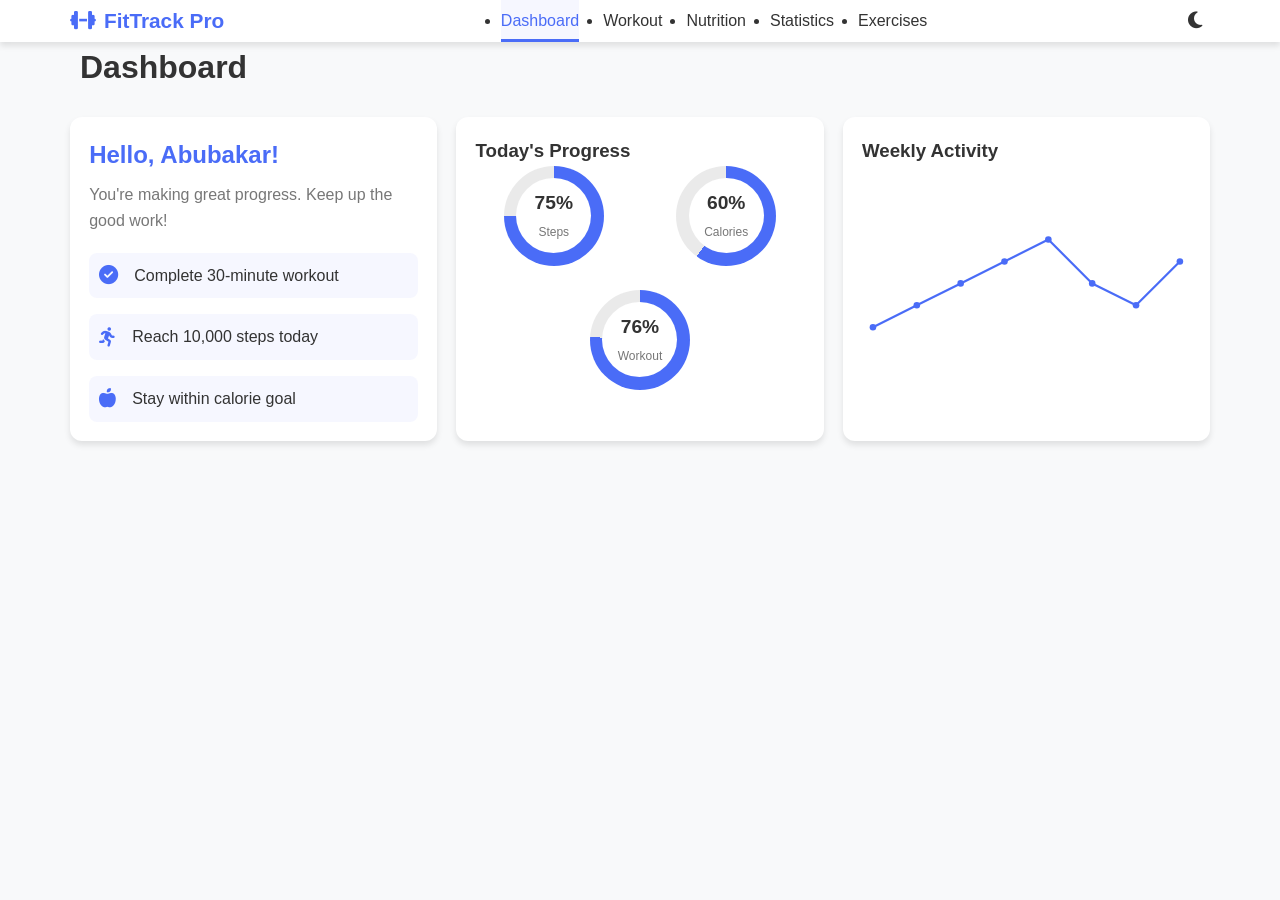
<file: Fitness & Wellness Application/main.html>
<!DOCTYPE html>
<html lang="en">
<head>
    <meta charset="UTF-8">
    <meta name="viewport" content="width=device-width, initial-scale=1.0">
    <title>FitTrack Pro - Fitness App</title>
    <link rel="stylesheet" href="https://cdnjs.cloudflare.com/ajax/libs/font-awesome/6.4.0/css/all.min.css">
    <link rel="stylesheet" href="main.css">
</head>
<body>
    <!-- Navigation -->
    <nav class="navbar">
        <div class="nav-container container">
            <div class="nav-logo">
                <i class="fas fa-dumbbell"></i>
                <span>FitTrack Pro</span>
            </div>
            <ul class="nav-menu">
                <li class="nav-item"><a href="#dashboard" class="nav-link active">Dashboard</a></li>
                <li class="nav-item"><a href="#workout" class="nav-link">Workout</a></li>
                <li class="nav-item"><a href="#nutrition" class="nav-link">Nutrition</a></li>
                <li class="nav-item"><a href="#stats" class="nav-link">Statistics</a></li>
                <li class="nav-item"><a href="#exercises" class="nav-link">Exercises</a></li>
            </ul>
            <div class="nav-buttons">
                <button class="theme-btn" id="theme-toggle">
                    <i class="fas fa-moon"></i>
                </button>
                <div class="hamburger">
                    <span class="bar"></span>
                    <span class="bar"></span>
                    <span class="bar"></span>
                </div>
            </div>
        </div>
    </nav>

    <!-- Bottom Navigation for Mobile -->
    <div class="bottom-nav">
        <a href="#dashboard" class="nav-icon active">
            <i class="fas fa-home"></i>
            <span>Home</span>
        </a>
        <a href="#workout" class="nav-icon">
            <i class="fas fa-running"></i>
            <span>Workout</span>
        </a>
        <a href="#nutrition" class="nav-icon">
            <i class="fas fa-apple-alt"></i>
            <span>Nutrition</span>
        </a>
        <a href="#stats" class="nav-icon">
            <i class="fas fa-chart-bar"></i>
            <span>Stats</span>
        </a>
    </div>

    <!-- Main Content -->
    <main class="main-content container">
        <!-- Dashboard Section -->
        <section id="dashboard" class="section active">
            <h1 class="section-title">Dashboard</h1>
            <div class="dashboard-content">
                <div class="card greeting-card">
                    <h2>Hello, Abubakar!</h2>
                    <p>You're making great progress. Keep up the good work!</p>
                    <div class="goal-list">
                        <div class="goal-item">
                            <i class="fas fa-check-circle"></i>
                            <span>Complete 30-minute workout</span>
                        </div>
                        <div class="goal-item">
                            <i class="fas fa-running"></i>
                            <span>Reach 10,000 steps today</span>
                        </div>
                        <div class="goal-item">
                            <i class="fas fa-apple-alt"></i>
                            <span>Stay within calorie goal</span>
                        </div>
                    </div>
                </div>
                
                <div class="card">
                    <h3>Today's Progress</h3>
                    <div class="progress-rings">
                        <div class="ring-container">
                            <div class="ring" data-percent="75">
                                <div class="ring-text">
                                    <span class="ring-value">75%</span>
                                    <span class="ring-label">Steps</span>
                                </div>
                            </div>
                        </div>
                        <div class="ring-container">
                            <div class="ring" data-percent="60">
                                <div class="ring-text">
                                    <span class="ring-value">60%</span>
                                    <span class="ring-label">Calories</span>
                                </div>
                            </div>
                        </div>
                        <div class="ring-container">
                            <div class="ring" data-percent="90">
                                <div class="ring-text">
                                    <span class="ring-value">90%</span>
                                    <span class="ring-label">Workout</span>
                                </div>
                            </div>
                        </div>
                    </div>
                </div>
                
                <div class="card">
                    <h3>Weekly Activity</h3>
                    <div class="activity-chart">
                        <svg class="chart-svg" viewBox="0 0 300 150">
                            <polyline class="chart-line" points="10,140 50,120 90,100 130,80 170,60 210,100 250,120 290,80" />
                            <circle class="chart-point" cx="10" cy="140" r="3" />
                            <circle class="chart-point" cx="50" cy="120" r="3" />
                            <circle class="chart-point" cx="90" cy="100" r="3" />
                            <circle class="chart-point" cx="130" cy="80" r="3" />
                            <circle class="chart-point" cx="170" cy="60" r="3" />
                            <circle class="chart-point" cx="210" cy="100" r="3" />
                            <circle class="chart-point" cx="250" cy="120" r="3" />
                            <circle class="chart-point" cx="290" cy="80" r="3" />
                        </svg>
                        <div class="chart-labels">
                            <span>Mon</span>
                            <span>Tue</span>
                            <span>Wed</span>
                            <span>Thu</span>
                            <span>Fri</span>
                            <span>Sat</span>
                            <span>Sun</span>
                        </div>
                    </div>
                </div>
            </div>
        </section>

        <!-- Workout Builder Section -->
        <section id="workout" class="section">
            <h1 class="section-title">Workout Builder</h1>
            <div class="workout-controls">
                <div class="timer-display" id="timer-display">00:00</div>
                <button class="btn btn-primary" id="start-timer">
                    <i class="fas fa-play"></i> Start Timer
                </button>
            </div>
            
            <div class="workout-builder">
                <div class="card">
                    <h3>Exercise Library</h3>
                    <div class="category-tabs">
                        <button class="category-tab active" data-category="cardio">Cardio</button>
                        <button class="category-tab" data-category="strength">Strength</button>
                        <button class="category-tab" data-category="yoga">Yoga</button>
                    </div>
                    <div class="exercise-list" id="exercise-list">
                        <!-- Exercises will be populated by JavaScript -->
                    </div>
                </div>
                
                <div class="card">
                    <h3>My Workout Plan</h3>
                    <div class="workout-dropzone" id="workout-dropzone">
                        <p class="dropzone-placeholder">Drag exercises here to build your workout</p>
                    </div>
                </div>
            </div>
        </section>

        <!-- Nutrition Tracker Section -->
        <section id="nutrition" class="section">
            <h1 class="section-title">Nutrition Tracker</h1>
            
            <div class="card">
                <h3>Daily Nutrition</h3>
                <div class="progress-bars">
                    <div class="progress-item">
                        <div class="progress-label">
                            <span>Calories</span>
                            <span>1450 / 2000</span>
                        </div>
                        <div class="progress-bar">
                            <div class="progress-fill" style="width: 72.5%"></div>
                        </div>
                    </div>
                    <div class="progress-item">
                        <div class="progress-label">
                            <span>Protein</span>
                            <span>65g / 100g</span>
                        </div>
                        <div class="progress-bar">
                            <div class="progress-fill" style="width: 65%"></div>
                        </div>
                    </div>
                    <div class="progress-item">
                        <div class="progress-label">
                            <span>Carbs</span>
                            <span>180g / 250g</span>
                        </div>
                        <div class="progress-bar">
                            <div class="progress-fill" style="width: 72%"></div>
                        </div>
                    </div>
                    <div class="progress-item">
                        <div class="progress-label">
                            <span>Fat</span>
                            <span>40g / 65g</span>
                        </div>
                        <div class="progress-bar">
                            <div class="progress-fill" style="width: 61.5%"></div>
                        </div>
                    </div>
                </div>
            </div>
            
            <div class="card">
                <h3>Today's Meals</h3>
                <div class="meal-tabs">
                    <button class="meal-tab active" data-meal="breakfast">Breakfast</button>
                    <button class="meal-tab" data-meal="lunch">Lunch</button>
                    <button class="meal-tab" data-meal="dinner">Dinner</button>
                    <button class="meal-tab" data-meal="snacks">Snacks</button>
                </div>
                
                <div class="meal-list" id="meal-list">
                    <!-- Meal items will be populated by JavaScript -->
                </div>
                
                <div class="nutrition-search">
                    <input type="text" placeholder="Search for food...">
                    <button class="btn btn-primary" id="add-food-btn">
                        <i class="fas fa-plus"></i> Add
                    </button>
                </div>
            </div>
        </section>

        <!-- Statistics Section -->
        <section id="stats" class="section">
            <h1 class="section-title">Statistics</h1>
            
            <div class="stats-tabs">
                <button class="stats-tab active" data-period="day">Day</button>
                <button class="stats-tab" data-period="week">Week</button>
                <button class="stats-tab" data-period="month">Month</button>
            </div>
            
            <div class="stats-charts">
                <div class="chart-container">
                    <h3>Steps</h3>
                    <div class="bar-chart" id="steps-chart">
                        <!-- Steps chart will be populated by JavaScript -->
                    </div>
                </div>
                
                <div class="chart-container">
                    <h3>Calories Burned</h3>
                    <div class="bar-chart" id="calories-chart">
                        <!-- Calories chart will be populated by JavaScript -->
                    </div>
                </div>
            </div>
            
            <div class="achievements">
                <h3>Achievements</h3>
                <div class="badge-container">
                    <div class="badge unlocked">
                        <div class="badge-icon">
                            <i class="fas fa-walking"></i>
                        </div>
                        <div class="badge-title">10K Steps</div>
                    </div>
                    <div class="badge unlocked">
                        <div class="badge-icon">
                            <i class="fas fa-fire"></i>
                        </div>
                        <div class="badge-title">Calorie Burner</div>
                    </div>
                    <div class="badge locked">
                        <div class="badge-icon">
                            <i class="fas fa-dumbbell"></i>
                        </div>
                        <div class="badge-title">Strength Master</div>
                    </div>
                    <div class="badge locked">
                        <div class="badge-icon">
                            <i class="fas fa-infinity"></i>
                        </div>
                        <div class="badge-title">Consistency King</div>
                    </div>
                </div>
            </div>
        </section>

        <!-- Exercise Demonstrations Section -->
        <section id="exercises" class="section">
            <h1 class="section-title">Exercise Demonstrations</h1>
            
            <div class="exercise-demo">
                <div class="exercise-info">
                    <h3>Proper Squat Form</h3>
                    <p class="exercise-description">
                        Squats are a fundamental lower body exercise that targets your glutes, quads, and hamstrings. Proper form is essential to prevent injury and maximize effectiveness.
                    </p>
                    <div class="exercise-steps">
                        <h4>Steps:</h4>
                        <ol>
                            <li>Stand with feet shoulder-width apart</li>
                            <li>Keep your chest up and back straight</li>
                            <li>Lower your body as if sitting in a chair</li>
                            <li>Go as low as comfortable while keeping heels on the ground</li>
                            <li>Push through your heels to return to starting position</li>
                        </ol>
                    </div>
                </div>
                
                <div class="video-container">
                    <video id="exercise-video" poster="https://via.placeholder.com/400x300?text=Squat+Demo">
                        <!-- In a real app, you would have actual video files -->
                        <source src="#" type="video/mp4">
                        Your browser does not support the video tag.
                    </video>
                    <div class="video-controls">
                        <button class="btn btn-primary" id="play-pause">
                            <i class="fas fa-play"></i>
                        </button>
                        <button class="btn btn-outline" id="fullscreen-btn">
                            <i class="fas fa-expand"></i>
                        </button>
                    </div>
                </div>
            </div>
            
            <div class="exercise-list-demo">
                <h3>Other Exercises</h3>
                <div class="exercise-cards">
                    <div class="exercise-card">
                        <div class="exercise-img">
                            <i class="fas fa-running"></i>
                        </div>
                        <h4>Push-Ups</h4>
                        <p>Chest & Arms</p>
                    </div>
                    <div class="exercise-card">
                        <div class="exercise-img">
                            <i class="fas fa-walking"></i>
                        </div>
                        <h4>Lunges</h4>
                        <p>Legs & Glutes</p>
                    </div>
                    <div class="exercise-card">
                        <div class="exercise-img">
                            <i class="fas fa-hands"></i>
                        </div>
                        <h4>Plank</h4>
                        <p>Core Strength</p>
                    </div>
                    <div class="exercise-card">
                        <div class="exercise-img">
                            <i class="fas fa-arrows-alt-v"></i>
                        </div>
                        <h4>Deadlifts</h4>
                        <p>Back & Legs</p>
                    </div>
                </div>
            </div>
        </section>
    </main>

    <!-- Offline Notice -->
    <div class="offline-notice" id="offline-notice">
        <i class="fas fa-wifi"></i> You are currently offline
    </div>

    <!-- Swipe Indicator for Mobile -->
    <div class="swipe-indicator" id="swipe-indicator">
        Swipe to navigate
    </div>
</body>
<script src="data.js"></script>
<script src="main.js"></script>
</html>
</file>
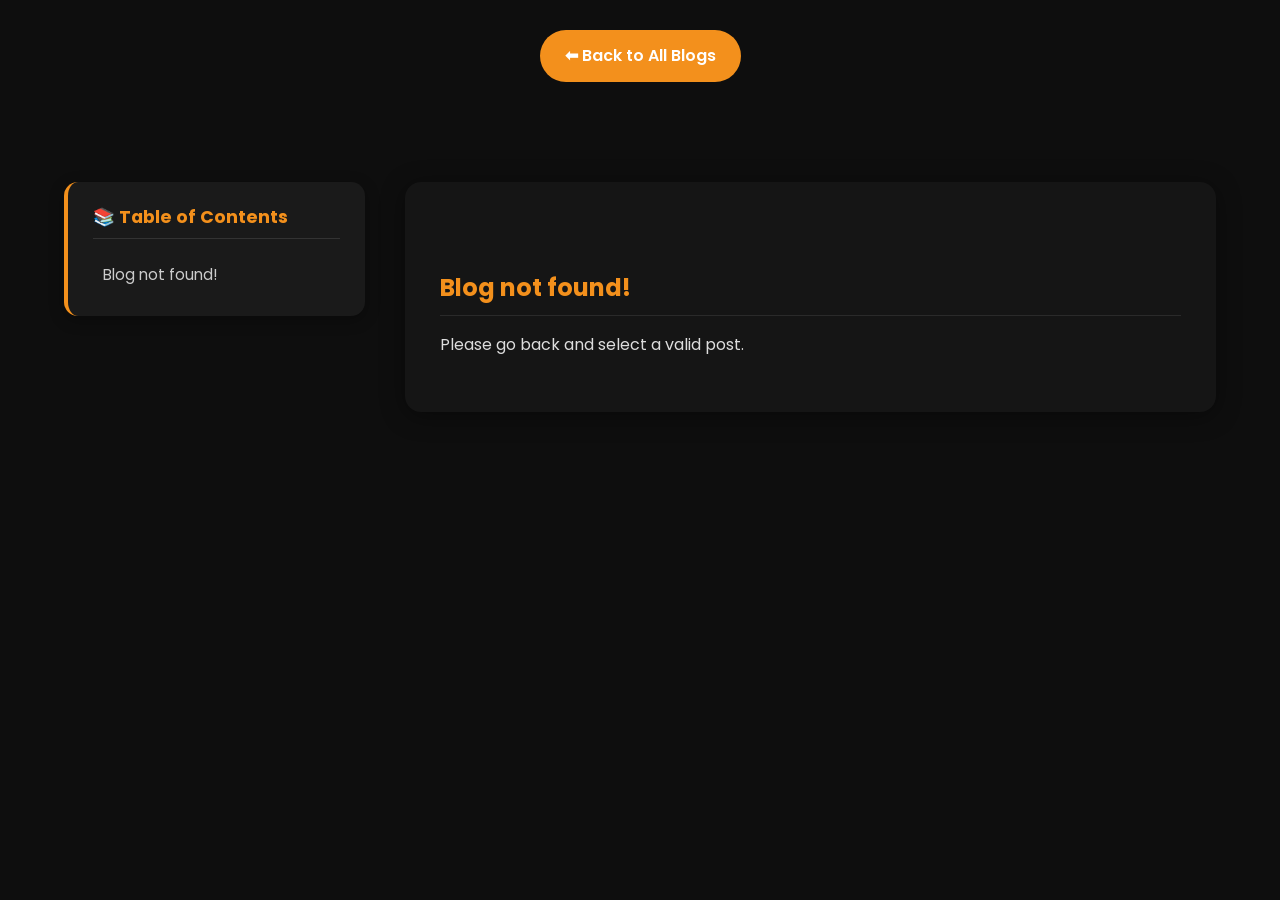
<file: Portfolio & Blog Platform/index.blog.html>
<!DOCTYPE html>
<html lang="en">
  <head>
    <meta charset="UTF-8" />
    <meta name="viewport" content="width=device-width, initial-scale=1.0" />
    <title>Professional Blog | Dynamic Posts</title>
    <link rel="stylesheet" href="reading.css" />
  </head>
  <body>
    <div id="progressBar"></div>

    <a href="index.html" class="jump-btn">⬅ Back to All Blogs</a>

    <div class="layout">
      <!-- ===== Table of Contents ===== -->
      <div class="toc" id="toc">
        <h3>📚 Table of Contents</h3>
        <div id="tocLinks"></div>
      </div>

      <!-- ===== Blog Content ===== -->
      <div class="content-area" id="content">
        <!-- Dynamic blog content loads here -->
      </div>
    </div>

    <script src="reading.js"></script>
  </body>
</html>
</file>
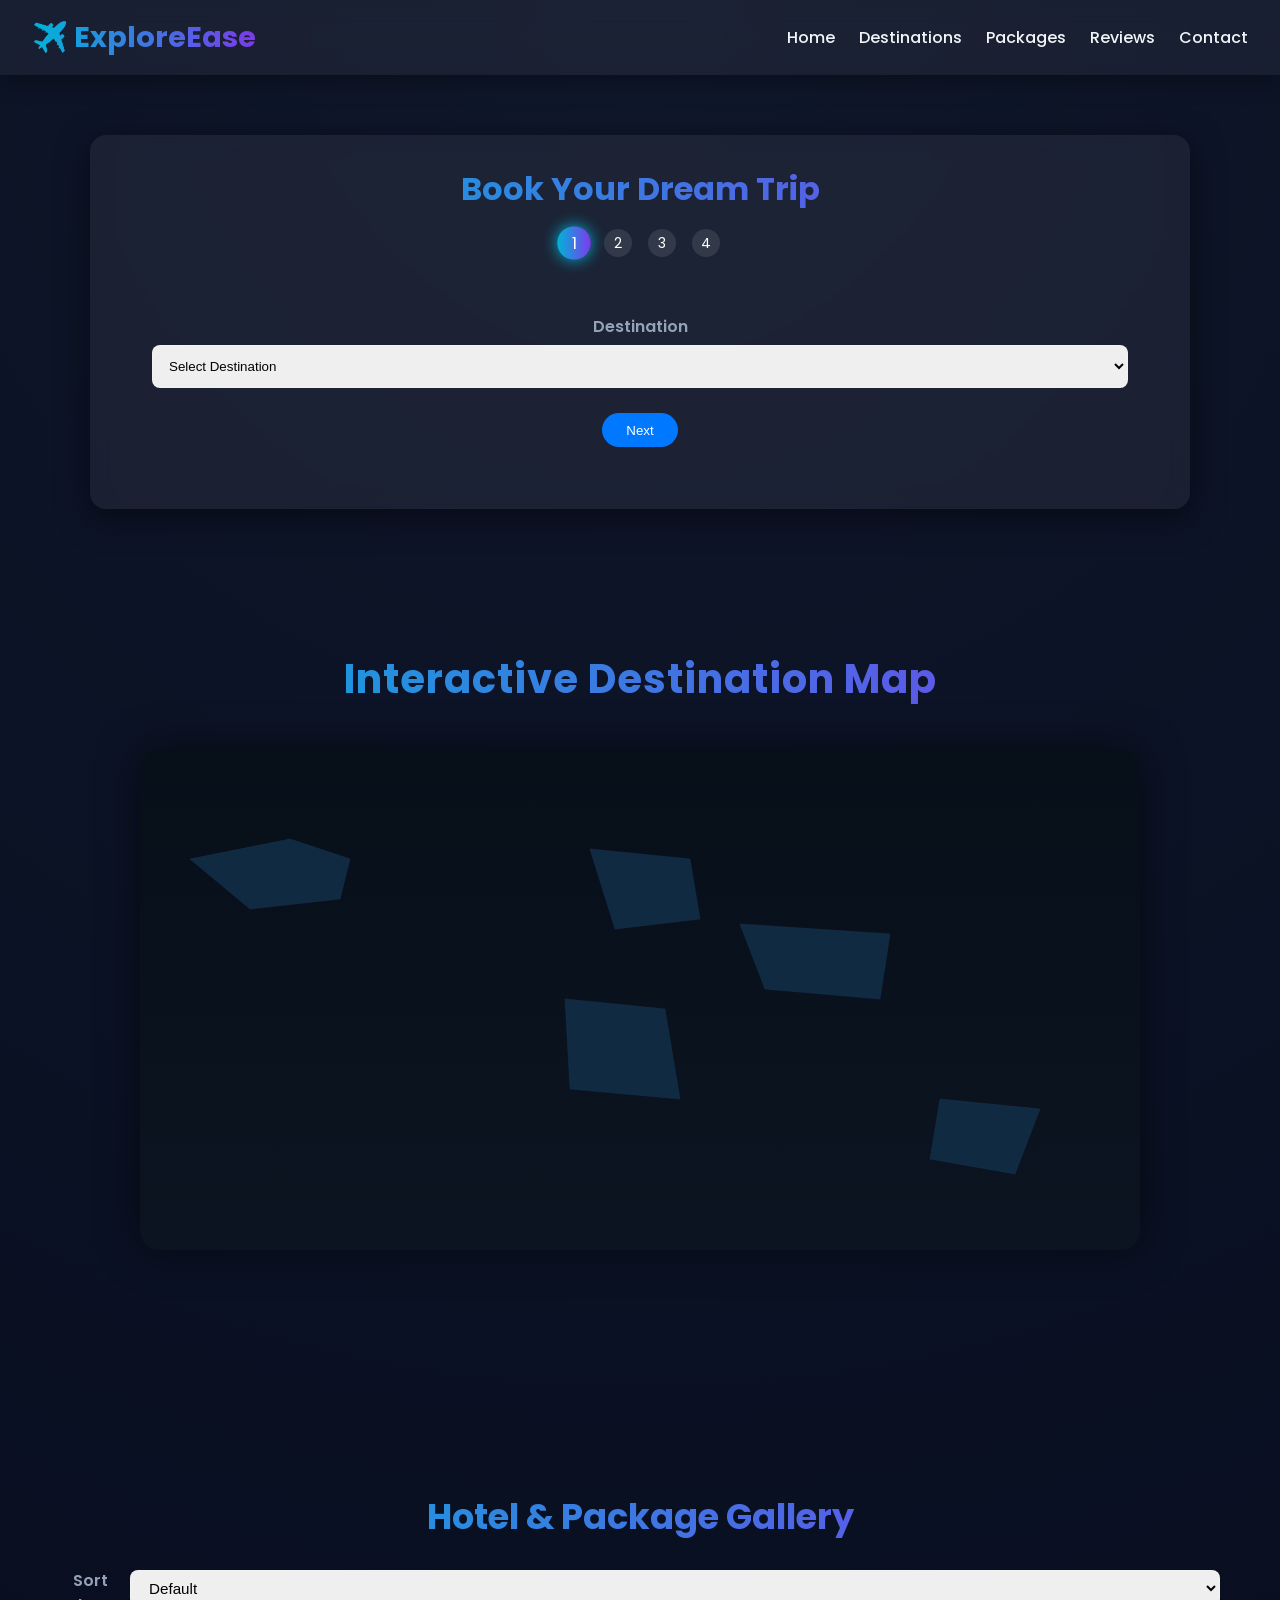
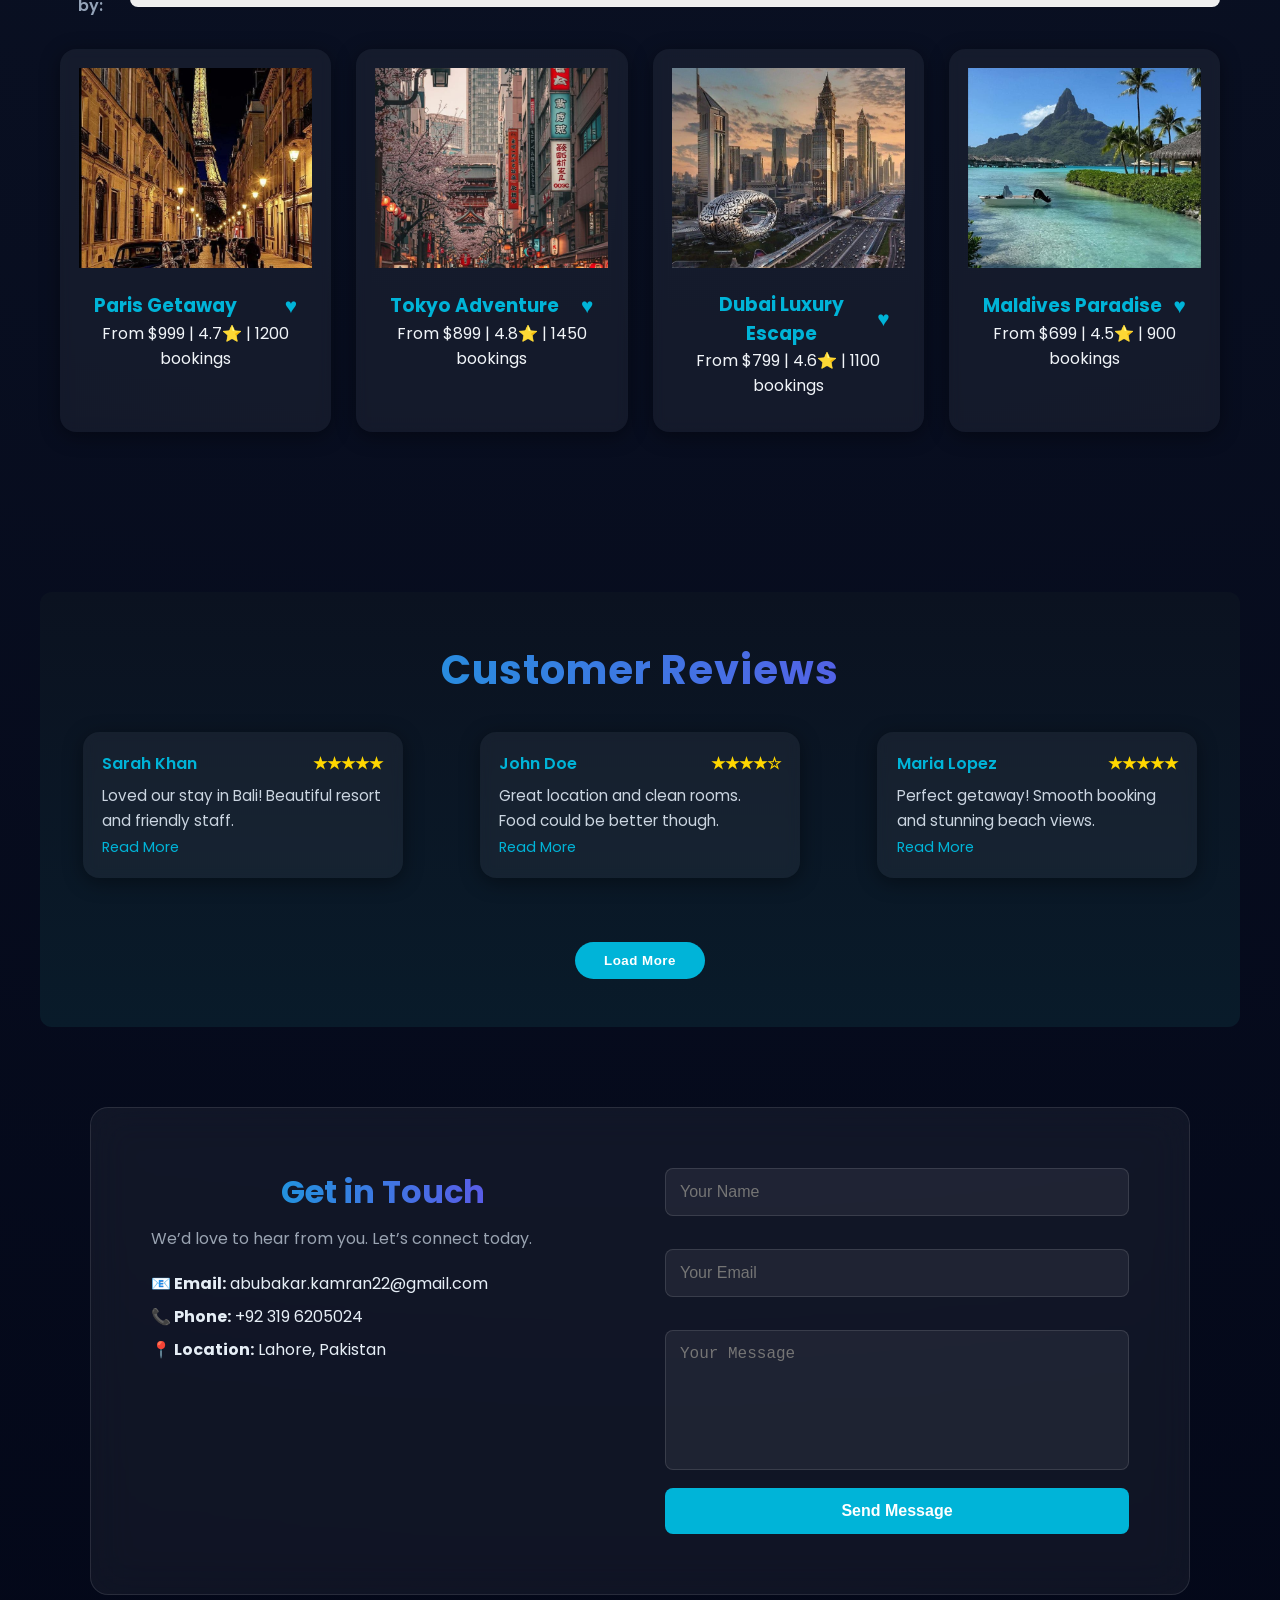
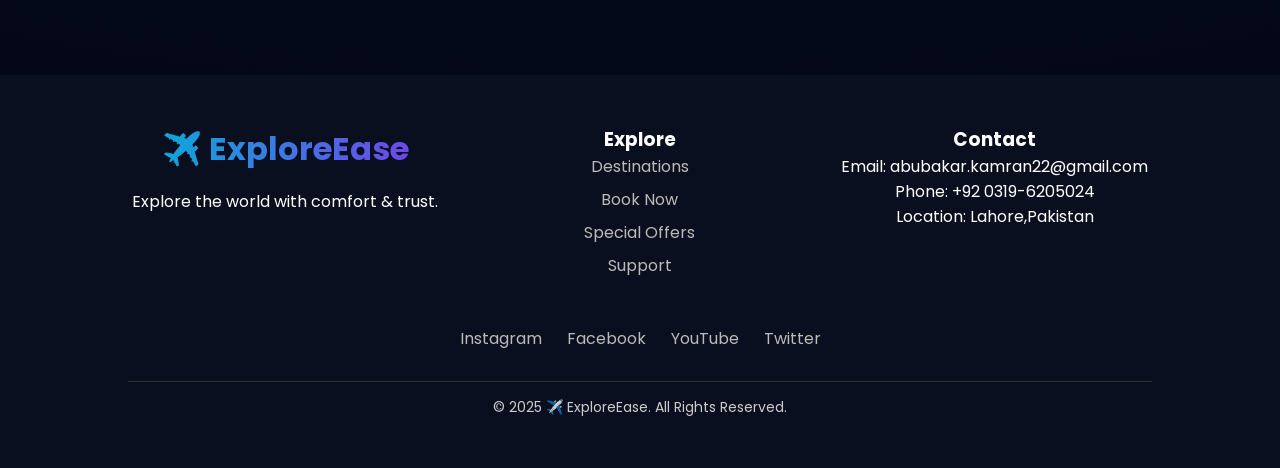
<file: Travel Booking Platform/mian.index.html>
<!DOCTYPE html>
<html lang="en">
<head>
  <meta charset="UTF-8" />
  <meta name="viewport" content="width=device-width, initial-scale=1.0" />
  <title>Travel Booking Platform</title>
  <link href="https://fonts.googleapis.com/css2?family=Poppins:wght@300;400;600;700&display=swap" rel="stylesheet" />
  <link rel="stylesheet" href="main.css">
</head>
<body>
  <header>
    <h1>✈️ ExploreEase</h1>
    <nav>
      <a href="#home">Home</a>
      <a href="#map">Destinations</a>
      <a href="#galleryGrid">Packages</a>
      <a href="#Reviews">Reviews</a>
      <a href="#contact">Contact</a>
    </nav>
  </header>

  <section id="home" class="booking-container" >
    <h2>Book Your Dream Trip</h2>
    <div class="step-indicator">
      <div class="step active">1</div>
      <div class="step">2</div>
      <div class="step">3</div>
      <div class="step">4</div>
    </div>

    <form id="bookingForm">
      <div class="form-step active" id="step1">
        <label>Destination</label>
        <select id="destination" required onchange="updatePrice()">
          <option value="">Select Destination</option>
          <option value="paris">Paris</option>
          <option value="tokyo">Tokyo</option>
          <option value="dubai">Dubai</option>
          <option value="maldives">Maldives</option>
        </select>
        <button class="btn" type="button" onclick="nextStep()">Next</button>
      </div>

      <!-- Step 2: Travel Dates -->
      <div class="form-step" id="step2">
        <h2 class="step-title">Select Your Travel Dates</h2>
        <div class="calendar-wrapper">
          <div class="calendar-header">
            <button id="prevMonth" class="month-btn">❮</button>
            <h3 id="monthLabel"></h3>
            <button id="nextMonth" class="month-btn">❯</button>
          </div>
          <div class="calendar-grid" id="calendar"></div>
          <p id="dateSummary">Pick your start and end dates</p>
        </div>

        <div class="form-buttons">
          <button class="btn" type="button" onclick="prevStep()">Back</button>
          <button class="btn" type="button" onclick="nextStep()">Next</button>
        </div>
      </div>

      <div class="form-step" id="step3">
        <label>Number of Travelers</label>
        <input type="number" min="1" max="10" id="travelers" required onchange="updatePrice()" />
        <button class="btn" type="button" onclick="prevStep()">Back</button>
        <button class="btn" type="button" onclick="nextStep()">Next</button>
      </div>

      <div class="form-step" id="step4">
        <label>Special Preferences</label>
        <select id="preferences" onchange="updatePrice()">
          <option value="">None</option>
          <option value="luxury">Luxury</option>
          <option value="adventure">Adventure</option>
          <option value="family">Family</option>
          <option value="budget">Budget</option>
        </select>
        
        <!-- Enhanced Price Calculator Section -->
        <div class="price-summary" id="priceSummary">
          <h3>Price Summary</h3>
          <div class="price-details">
            <div class="price-row">
              <span>Base Price:</span>
              <span id="basePrice">$0</span>
            </div>
            <div class="price-row">
              <span>Travelers:</span>
              <span id="travelerCost">$0</span>
            </div>
            <div class="price-row">
              <span>Preferences:</span>
              <span id="preferenceCost">$0</span>
            </div>
            <div class="price-row total">
              <span>Total:</span>
              <span id="totalPrice">$0</span>
            </div>
          </div>
          
          <div class="currency-selector">
            <button class="currency-btn active" data-currency="USD">USD</button>
            <button class="currency-btn" data-currency="EUR">EUR</button>
            <button class="currency-btn" data-currency="GBP">GBP</button>
          </div>
          
          <button type="button" class="breakdown-btn" onclick="showBreakdown()">View Cost Breakdown</button>
        </div>
        
        <button class="btn" type="button" onclick="prevStep()">Back</button>
        <button class="btn" type="submit">Book Now</button>
      </div>
    </form>
  </section>
  
  <!-- Enhanced Cost Breakdown Modal -->
  <div class="modal" id="breakdownModal">
    <div class="modal-content">
      <div class="modal-header">
        <h3>Cost Breakdown</h3>
        <button class="close-modal" onclick="closeBreakdown()">&times;</button>
      </div>
      <div class="cost-details" id="costDetails">
        <!-- Dynamic content will be inserted here -->
      </div>
    </div>
  </div>

  <!-- Enhanced collapsible sections for mobile -->
  <button class="collapsible"><span>Interactive Destination Map</span></button>
  <section id="map" class="collapsible-content map-section">
    <h2>Interactive Destination Map</h2>
    <div class="map-container">
      <svg id="interactive-map" xmlns="http://www.w3.org/2000/svg" viewBox="0 0 2000 1001">
        <defs>
          <linearGradient id="hoverGradient" x1="0" y1="0" x2="1" y2="1">
            <stop offset="0%" stop-color="#00b4d8" />
            <stop offset="100%" stop-color="#7c3aed" />
          </linearGradient>
          <linearGradient id="activeGradient" x1="0" y1="0" x2="1" y2="1">
            <stop offset="0%" stop-color="#7c3aed" />
            <stop offset="100%" stop-color="#00b4d8" />
          </linearGradient>
        </defs>

        <!-- Simplified clickable regions -->
        <path class="region" data-name="North America" data-info="From the vibrant streets of New York to the calm of Canadian lakes — explore culture and adventure." d="M100,220 L300,180 L420,220 L400,300 L220,320 Z"/>
        <path class="region" data-name="Europe" data-info="Wander through historic cities, savor world-class cuisines, and explore breathtaking landscapes." d="M900,200 L1100,220 L1120,340 L950,360 Z"/>
        <path class="region" data-name="Asia" data-info="A continent of innovation and tradition — from Tokyo to Bangkok's temples." d="M1200,350 L1500,370 L1480,500 L1250,480 Z"/>
        <path class="region" data-name="Africa" data-info="Safari adventures, ancient pyramids, and stunning beaches await across Africa." d="M850,500 L1050,520 L1080,700 L860,680 Z"/>
        <path class="region" data-name="Australia" data-info="Dive the Great Barrier Reef or relax on Sydney's beaches — endless sunshine down under." d="M1600,700 L1800,720 L1750,850 L1580,820 Z"/>
      </svg>

      <div id="tooltip" class="tooltip"></div>
      <div id="info-card" class="info-card">
        <h3>Region</h3>
        <p>Description will appear here when you select a destination.</p>
      </div>
    </div>
  </section>

  <!-- 🏨 Hotel & Package Gallery -->
  <button class="collapsible"><span>Hotel & Package Gallery</span></button>
  <section id="galleryGrid" class="collapsible-content gallery-section">
    <h2>Hotel & Package Gallery</h2>

    <div class="sort-bar">
      <label for="sortOptions">Sort by:</label>
      <select id="sortOptions" onchange="sortGallery()">
        <option value="default">Default</option>
        <option value="price">Price (Low to High)</option>
        <option value="rating">Rating (High to Low)</option>
        <option value="popularity">Popularity</option>
      </select>
    </div>

    <div class="gallery" id="gallery">
      <div class="card" data-price="999" data-rating="4.7" data-popularity="1200">
        <img src="pic/paris.jpg" alt="Paris" loading="lazy" />
        <div class="card-content">
          <h3>Paris Getaway <span class="favorite" onclick="toggleFavorite(this)">♥</span></h3>
          <p>From $999 | 4.7⭐ | 1200 bookings</p>
        </div>
      </div>

      <div class="card" data-price="899" data-rating="4.8" data-popularity="1450">
        <img src="pic/tokyo.jpg" alt="Tokyo" loading="lazy" />
        <div class="card-content">
          <h3>Tokyo Adventure <span class="favorite" onclick="toggleFavorite(this)">♥</span></h3>
          <p>From $899 | 4.8⭐ | 1450 bookings</p>
        </div>
      </div>

      <div class="card" data-price="799" data-rating="4.6" data-popularity="1100">
        <img src="pic/dubai.jpg" alt="Dubai" loading="lazy" />
        <div class="card-content">
          <h3>Dubai Luxury Escape <span class="favorite" onclick="toggleFavorite(this)">♥</span></h3>
          <p>From $799 | 4.6⭐ | 1100 bookings</p>
        </div>
      </div>

      <div class="card" data-price="699" data-rating="4.5" data-popularity="900">
        <img src="pic/maldives.jpg" alt="Maldives" loading="lazy" />
        <div class="card-content">
          <h3>Maldives Paradise <span class="favorite" onclick="toggleFavorite(this)">♥</span></h3>
          <p>From $699 | 4.5⭐ | 900 bookings</p>
        </div>
      </div>
    </div>
  </section>
  
  <button class="collapsible"><span>Customer Reviews</span></button>
   <section class="reviews-section" id="Reviews">
        <h2>Customer Reviews</h2>
        <div id="reviews-container"></div>
        <button id="loadMore">Load More</button>
    </section>
  <section id="contact" class="contact">
  <div class="info">
    <h2>Get in Touch</h2>
    <p>We’d love to hear from you. Let’s connect today.</p>
    <div><strong>📧 Email:</strong> abubakar.kamran22@gmail.com</div>
    <div><strong>📞 Phone:</strong> +92 319 6205024</div>
    <div><strong>📍 Location:</strong> Lahore, Pakistan</div>
  </div>

  <form class="form">
    <input type="text" placeholder="Your Name" required>
    <input type="email" placeholder="Your Email" required>
    <textarea placeholder="Your Message" required></textarea>
    <button type="submit">Send Message</button>
  </form>
</section>
<footer class="travel-footer">
  <div class="footer-top">
    <div class="footer-brand">
      <h2>✈️ ExploreEase</h2>
      <p>Explore the world with comfort & trust.</p>
    </div>

    <div class="footer-links">
      <h3>Explore</h3>
      <ul>
        <li><a href="#">Destinations</a></li>
        <li><a href="#">Book Now</a></li>
        <li><a href="#">Special Offers</a></li>
        <li><a href="#">Support</a></li>
      </ul>
    </div>

    <div class="footer-contact">
      <h3>Contact</h3>
      <p>Email: abubakar.kamran22@gmail.com</p>
      <p>Phone: +92 0319-6205024</p>
      <p>Location: Lahore,Pakistan</p>
    </div>
  </div>

  <div class="footer-social">
    <a href="#">Instagram</a>
    <a href="#">Facebook</a>
    <a href="#">YouTube</a>
    <a href="#">Twitter</a>
  </div>

  <div class="footer-bottom">
    <p>© 2025 ✈️ ExploreEase. All Rights Reserved.</p>
  </div>
</footer>



<script src="main.js"></script>
</body>
</html>
</file>
<file: Fitness & Wellness Application/main.css>
/* CSS Variables for Theming */
        :root {
            --primary-color: #4a6cf7;
            --secondary-color: #6a75f8;
            --accent-color: #ff6b6b;
            --text-color: #333;
            --text-light: #777;
            --bg-color: #f8f9fa;
            --card-bg: #ffffff;
            --border-color: #eaeaea;
            --shadow: 0 4px 6px rgba(0, 0, 0, 0.1);
            --transition: all 0.3s ease;
        }

        [data-theme="dark"] {
            --primary-color: #5d7bf7;
            --secondary-color: #7b85f8;
            --accent-color: #ff7b7b;
            --text-color: #f0f0f0;
            --text-light: #aaa;
            --bg-color: #121212;
            --card-bg: #1e1e1e;
            --border-color: #333;
            --shadow: 0 4px 6px rgba(0, 0, 0, 0.3);
        }

        /* Base Styles */
        * {
            margin: 0;
            padding: 0;
            box-sizing: border-box;
        }

        body {
            font-family: 'Segoe UI', Tahoma, Geneva, Verdana, sans-serif;
            background-color: var(--bg-color);
            color: var(--text-color);
            line-height: 1.6;
            transition: var(--transition);
            padding-bottom: 70px; /* Space for bottom nav */
        }

        .container {
            max-width: 1200px;
            margin: 0 auto;
            padding: 0 15px;
        }

        /* Mobile-First Navigation */
        .navbar {
            background-color: var(--card-bg);
            box-shadow: var(--shadow);
            position: sticky;
            top: 0;
            z-index: 1000;
            transition: var(--transition);
        }

        .nav-container {
            display: flex;
            justify-content: space-between;
            align-items: center;
            padding: 1rem 15px;
        }

        .nav-logo {
            display: flex;
            align-items: center;
            font-size: 1.3rem;
            font-weight: 700;
            color: var(--primary-color);
        }

        .nav-logo i {
            margin-right: 8px;
        }

        .nav-menu {
            display: none;
            position: fixed;
            top: 70px;
            left: 0;
            width: 100%;
            background-color: var(--card-bg);
            box-shadow: var(--shadow);
            flex-direction: column;
            text-align: center;
            transition: var(--transition);
            z-index: 999;
        }

        .nav-menu.active {
            display: flex;
        }

        .nav-item {
            margin: 0;
            border-bottom: 1px solid var(--border-color);
        }

        .nav-link {
            display: block;
            text-decoration: none;
            color: var(--text-color);
            font-weight: 500;
            transition: var(--transition);
            padding: 1.2rem 0;
            position: relative;
        }

        .nav-link:hover, .nav-link.active {
            color: var(--primary-color);
            background-color: rgba(74, 108, 247, 0.05);
        }

        .nav-link.active::after {
            content: '';
            position: absolute;
            bottom: 0;
            left: 0;
            width: 100%;
            height: 3px;
            background-color: var(--primary-color);
        }

        .theme-btn {
            background: none;
            border: none;
            color: var(--text-color);
            font-size: 1.2rem;
            cursor: pointer;
            transition: var(--transition);
            padding: 8px;
        }

        .theme-btn:hover {
            color: var(--primary-color);
        }

        .hamburger {
            display: flex;
            flex-direction: column;
            cursor: pointer;
            padding: 5px;
        }

        .bar {
            width: 25px;
            height: 3px;
            background-color: var(--text-color);
            margin: 3px 0;
            transition: var(--transition);
        }

        .hamburger.active .bar:nth-child(1) {
            transform: translateY(8px) rotate(45deg);
        }

        .hamburger.active .bar:nth-child(2) {
            opacity: 0;
        }

        .hamburger.active .bar:nth-child(3) {
            transform: translateY(-8px) rotate(-45deg);
        }

        /* Bottom Navigation for Mobile */
        .bottom-nav {
            position: fixed;
            bottom: 0;
            left: 0;
            width: 100%;
            background-color: var(--card-bg);
            box-shadow: 0 -2px 10px rgba(0, 0, 0, 0.1);
            display: flex;
            justify-content: space-around;
            padding: 10px 0;
            z-index: 1000;
        }

        .nav-icon {
            display: flex;
            flex-direction: column;
            align-items: center;
            text-decoration: none;
            color: var(--text-light);
            font-size: 0.8rem;
            transition: var(--transition);
            padding: 5px 10px;
            border-radius: 10px;
        }

        .nav-icon i {
            font-size: 1.2rem;
            margin-bottom: 4px;
        }

        .nav-icon.active {
            color: var(--primary-color);
            background-color: rgba(74, 108, 247, 0.1);
        }

        /* Main Content */
        .main-content {
            padding: 1.5rem 0;
        }

        .section {
            display: none;
        }

        .section.active {
            display: block;
        }

        .section-title {
            font-size: 1.8rem;
            margin-bottom: 1.5rem;
            color: var(--text-color);
            padding: 0 10px;
        }

        /* Cards */
        .card {
            background-color: var(--card-bg);
            border-radius: 12px;
            box-shadow: var(--shadow);
            padding: 1.2rem;
            margin-bottom: 1.2rem;
            transition: var(--transition);
        }

        .card:hover {
            transform: translateY(-3px);
            box-shadow: 0 6px 12px rgba(0, 0, 0, 0.1);
        }

        [data-theme="dark"] .card:hover {
            box-shadow: 0 6px 12px rgba(0, 0, 0, 0.4);
        }

        /* Dashboard */
        .dashboard-content {
            display: grid;
            grid-template-columns: 1fr;
            gap: 1.2rem;
        }

        .greeting-card h2 {
            margin-bottom: 0.5rem;
            color: var(--primary-color);
            font-size: 1.5rem;
        }

        .greeting-card p {
            color: var(--text-light);
            margin-bottom: 1.2rem;
        }

        .goal-list {
            display: flex;
            flex-direction: column;
            gap: 1rem;
        }

        .goal-item {
            display: flex;
            align-items: center;
            gap: 1rem;
            padding: 10px;
            border-radius: 8px;
            background-color: rgba(74, 108, 247, 0.05);
        }

        .goal-item i {
            color: var(--primary-color);
            font-size: 1.2rem;
        }

        /* Progress Rings */
        .progress-rings {
            display: flex;
            justify-content: space-between;
            flex-wrap: wrap;
            gap: 1rem;
        }

        .ring-container {
            display: flex;
            flex-direction: column;
            align-items: center;
            flex: 1;
            min-width: 100px;
        }

        .ring {
            position: relative;
            width: 100px;
            height: 100px;
            border-radius: 50%;
            background: conic-gradient(var(--primary-color) 0%, var(--border-color) 0%);
            display: flex;
            justify-content: center;
            align-items: center;
            margin-bottom: 0.5rem;
        }

        .ring::before {
            content: '';
            position: absolute;
            width: 75px;
            height: 75px;
            border-radius: 50%;
            background-color: var(--card-bg);
        }

        .ring-text {
            position: absolute;
            text-align: center;
            z-index: 1;
        }

        .ring-value {
            font-size: 1.2rem;
            font-weight: 700;
            display: block;
            color: var(--text-color);
        }

        .ring-label {
            font-size: 0.75rem;
            color: var(--text-light);
        }

        /* Activity Chart */
        .activity-chart {
            position: relative;
            height: 180px;
            overflow: hidden;
        }

        .chart-svg {
            width: 100%;
            height: 100%;
        }

        .chart-line {
            fill: none;
            stroke: var(--primary-color);
            stroke-width: 2;
            stroke-linecap: round;
            stroke-linejoin: round;
        }

        .chart-point {
            fill: var(--primary-color);
            transition: var(--transition);
        }

        .chart-point:hover {
            fill: var(--accent-color);
            r: 5;
        }

        .chart-labels {
            display: flex;
            justify-content: space-between;
            margin-top: 10px;
            color: var(--text-light);
            font-size: 0.7rem;
        }

        /* Buttons */
        .btn {
            display: inline-flex;
            align-items: center;
            justify-content: center;
            gap: 0.5rem;
            padding: 0.8rem 1.2rem;
            border: none;
            border-radius: 8px;
            font-weight: 500;
            cursor: pointer;
            transition: var(--transition);
            text-decoration: none;
            font-size: 0.9rem;
            min-height: 44px; /* Minimum touch target size */
        }

        .btn-primary {
            background-color: var(--primary-color);
            color: white;
        }

        .btn-primary:hover {
            background-color: var(--secondary-color);
        }

        .btn-outline {
            background-color: transparent;
            color: var(--primary-color);
            border: 1px solid var(--primary-color);
        }

        .btn-outline:hover {
            background-color: var(--primary-color);
            color: white;
        }

        /* Workout Builder */
        .workout-controls {
            display: flex;
            justify-content: space-between;
            align-items: center;
            margin-bottom: 1.5rem;
            flex-wrap: wrap;
            gap: 10px;
        }

        .timer-display {
            font-size: 1.8rem;
            font-weight: 700;
            color: var(--primary-color);
            min-width: 100px;
            text-align: center;
        }

        .workout-builder {
            display: grid;
            grid-template-columns: 1fr;
            gap: 1.5rem;
        }

        .category-tabs {
            display: flex;
            margin-bottom: 1rem;
            border-bottom: 1px solid var(--border-color);
            overflow-x: auto;
            -webkit-overflow-scrolling: touch;
        }

        .category-tab {
            background: none;
            border: none;
            padding: 0.8rem 1rem;
            cursor: pointer;
            transition: var(--transition);
            color: var(--text-light);
            border-bottom: 2px solid transparent;
            white-space: nowrap;
            min-width: 80px;
        }

        .category-tab.active {
            color: var(--primary-color);
            border-bottom: 2px solid var(--primary-color);
        }

        .exercise-list {
            display: grid;
            gap: 1rem;
            max-height: 300px;
            overflow-y: auto;
            -webkit-overflow-scrolling: touch;
        }

        .exercise-item {
            background-color: var(--card-bg);
            border: 1px solid var(--border-color);
            border-radius: 8px;
            padding: 1rem;
            cursor: move;
            transition: var(--transition);
            touch-action: none;
        }

        .exercise-item:hover {
            border-color: var(--primary-color);
            transform: translateY(-2px);
        }

        .exercise-item.dragging {
            opacity: 0.5;
        }

        .workout-dropzone {
            min-height: 200px;
            border: 2px dashed var(--border-color);
            border-radius: 8px;
            padding: 1rem;
            transition: var(--transition);
            display: flex;
            flex-direction: column;
            justify-content: center;
            align-items: center;
        }

        .workout-dropzone.active {
            border-color: var(--primary-color);
            background-color: rgba(74, 108, 247, 0.05);
        }

        .dropzone-placeholder {
            text-align: center;
            color: var(--text-light);
            margin: 0;
        }

        .workout-item {
            background-color: var(--card-bg);
            border: 1px solid var(--border-color);
            border-radius: 8px;
            padding: 1rem;
            margin-bottom: 1rem;
            display: flex;
            justify-content: space-between;
            align-items: center;
        }

        .workout-item-actions {
            display: flex;
            gap: 0.5rem;
        }

        /* Nutrition Tracker */
        .nutrition-search {
            display: flex;
            margin-bottom: 1.5rem;
        }

        .nutrition-search input {
            flex: 1;
            padding: 0.8rem 1rem;
            border: 1px solid var(--border-color);
            border-radius: 8px 0 0 8px;
            background-color: var(--card-bg);
            color: var(--text-color);
            transition: var(--transition);
            font-size: 1rem;
            min-height: 44px;
        }

        .nutrition-search input:focus {
            outline: none;
            border-color: var(--primary-color);
        }

        .nutrition-search button {
            border-radius: 0 8px 8px 0;
            min-width: 60px;
        }

        .progress-bars {
            display: flex;
            flex-direction: column;
            gap: 1.2rem;
        }

        .progress-item {
            display: flex;
            flex-direction: column;
            gap: 0.5rem;
        }

        .progress-label {
            display: flex;
            justify-content: space-between;
            font-size: 0.9rem;
        }

        .progress-bar {
            height: 10px;
            background-color: var(--border-color);
            border-radius: 5px;
            overflow: hidden;
        }

        .progress-fill {
            height: 8px;
            width: 0%;
            background-color: var(--primary-color);
            border-radius: 8px;
            transition: width 0.3s linear;
        }

        .meal-tabs {
            display: flex;
            margin-bottom: 1rem;
            border-bottom: 1px solid var(--border-color);
            overflow-x: auto;
            -webkit-overflow-scrolling: touch;
        }

        .meal-tab {
            background: none;
            border: none;
            padding: 0.8rem 1rem;
            cursor: pointer;
            transition: var(--transition);
            color: var(--text-light);
            border-bottom: 2px solid transparent;
            white-space: nowrap;
            min-width: 90px;
        }

        .meal-tab.active {
            color: var(--primary-color);
            border-bottom: 2px solid var(--primary-color);
        }

        .meal-list {
            margin-bottom: 1.2rem;
        }

        .meal-item {
            display: flex;
            justify-content: space-between;
            align-items: center;
            padding: 1rem;
            border-bottom: 1px solid var(--border-color);
        }

        .meal-item:last-child {
            border-bottom: none;
        }

        .meal-item-info h4 {
            margin-bottom: 0.25rem;
            font-size: 1rem;
        }

        .meal-item-info p {
            color: var(--text-light);
            font-size: 0.85rem;
        }

        .meal-item-actions {
            display: flex;
            gap: 0.5rem;
        }

        /* Statistics */
        .stats-tabs {
            display: flex;
            margin-bottom: 1.5rem;
            border-bottom: 1px solid var(--border-color);
            overflow-x: auto;
            -webkit-overflow-scrolling: touch;
        }

        .stats-tab {
            background: none;
            border: none;
            padding: 0.8rem 1rem;
            cursor: pointer;
            transition: var(--transition);
            color: var(--text-light);
            border-bottom: 2px solid transparent;
            white-space: nowrap;
            min-width: 70px;
        }

        .stats-tab.active {
            color: var(--primary-color);
            border-bottom: 2px solid var(--primary-color);
        }

        .stats-charts {
            display: grid;
            grid-template-columns: 1fr;
            gap: 1.5rem;
            margin-bottom: 1.5rem;
        }

        .chart-container h3 {
            margin-bottom: 1rem;
            color: var(--text-color);
            font-size: 1.2rem;
        }

        .bar-chart {
            display: flex;
            align-items: flex-end;
            gap: 0.5rem;
            height: 180px;
            padding: 1rem;
            background-color: var(--card-bg);
            border-radius: 8px;
            overflow-x: auto;
            -webkit-overflow-scrolling: touch;
        }

        .bar {
            flex: 1;
            background-color: var(--primary-color);
            border-radius: 3px 3px 0 0;
            transition: var(--transition);
            position: relative;
            min-width: 30px;
        }

        .bar:hover {
            background-color: var(--secondary-color);
        }

        .bar-label {
            position: absolute;
            bottom: -25px;
            left: 0;
            width: 100%;
            text-align: center;
            font-size: 0.7rem;
            color: var(--text-light);
        }

        .bar-value {
            position: absolute;
            top: -25px;
            left: 0;
            width: 100%;
            text-align: center;
            font-size: 0.7rem;
            font-weight: 500;
            color: var(--text-color);
        }

        .achievements h3 {
            margin-bottom: 1rem;
            font-size: 1.2rem;
        }

        .badge-container {
            display: grid;
            grid-template-columns: repeat(2, 1fr);
            gap: 1rem;
        }

        .badge {
            display: flex;
            flex-direction: column;
            align-items: center;
            padding: 1.2rem 0.8rem;
            border-radius: 10px;
            background-color: var(--card-bg);
            box-shadow: var(--shadow);
            transition: var(--transition);
            opacity: 0.7;
        }

        .badge.unlocked {
            opacity: 1;
            transform: scale(1.05);
        }

        .badge.locked {
            filter: grayscale(1);
        }

        .badge-icon {
            width: 50px;
            height: 50px;
            border-radius: 50%;
            background-color: var(--primary-color);
            display: flex;
            justify-content: center;
            align-items: center;
            margin-bottom: 0.8rem;
            color: white;
            font-size: 1.2rem;
        }

        .badge-title {
            font-weight: 500;
            text-align: center;
            font-size: 0.85rem;
        }

        /* Exercise Demonstrations */
        .exercise-demo {
            display: grid;
            grid-template-columns: 1fr;
            gap: 1.5rem;
            margin-bottom: 1.5rem;
        }

        .exercise-info h3 {
            margin-bottom: 1rem;
            color: var(--primary-color);
            font-size: 1.3rem;
        }

        .exercise-description {
            margin-bottom: 1.2rem;
            color: var(--text-light);
        }

        .exercise-steps h4 {
            margin-bottom: 0.8rem;
            font-size: 1.1rem;
        }

        .exercise-steps ol {
            padding-left: 1.5rem;
        }

        .exercise-steps li {
            margin-bottom: 0.5rem;
            font-size: 0.95rem;
        }

        .video-container {
            position: relative;
            border-radius: 10px;
            overflow: hidden;
            box-shadow: var(--shadow);
        }

        video {
            width: 100%;
            display: block;
        }

        .video-controls {
            position: absolute;
            bottom: 0;
            left: 0;
            width: 100%;
            padding: 1rem;
            display: flex;
            justify-content: center;
            gap: 1rem;
            background: linear-gradient(transparent, rgba(0, 0, 0, 0.5));
        }

        .exercise-list-demo h3 {
            margin-bottom: 1.2rem;
            font-size: 1.3rem;
        }

        .exercise-cards {
            display: grid;
            grid-template-columns: repeat(2, 1fr);
            gap: 1rem;
        }

        .exercise-card {
            background-color: var(--card-bg);
            border-radius: 10px;
            box-shadow: var(--shadow);
            padding: 1.2rem;
            text-align: center;
            transition: var(--transition);
        }

        .exercise-card:hover {
            transform: translateY(-3px);
        }

        .exercise-img {
            width: 60px;
            height: 60px;
            border-radius: 50%;
            background-color: var(--primary-color);
            display: flex;
            justify-content: center;
            align-items: center;
            margin: 0 auto 0.8rem;
            color: white;
            font-size: 1.5rem;
        }

        .exercise-card h4 {
            margin-bottom: 0.8rem;
            font-size: 1rem;
        }

        /* Offline Notice */
        .offline-notice {
            position: fixed;
            bottom: 70px;
            left: 50%;
            transform: translateX(-50%);
            background-color: var(--accent-color);
            color: white;
            padding: 0.8rem 1.2rem;
            border-radius: 8px;
            box-shadow: var(--shadow);
            display: none;
            z-index: 1000;
            max-width: 90%;
            text-align: center;
        }

        .offline-notice.show {
            display: block;
            animation: slideUp 0.3s ease;
        }

        @keyframes slideUp {
            from {
                opacity: 0;
                transform: translateX(-50%) translateY(20px);
            }
            to {
                opacity: 1;
                transform: translateX(-50%) translateY(0);
            }
        }

        /* Swipe Indicators */
        .swipe-indicator {
            display: none;
            position: fixed;
            bottom: 80px;
            left: 50%;
            transform: translateX(-50%);
            background-color: rgba(0, 0, 0, 0.7);
            color: white;
            padding: 8px 12px;
            border-radius: 20px;
            font-size: 0.8rem;
            z-index: 999;
        }

        /* Tablet Styles */
        @media (min-width: 768px) {
            body {
                padding-bottom: 0;
            }
            
            .bottom-nav {
                display: none;
            }
            
            .nav-menu {
                display: flex;
                position: static;
                flex-direction: row;
                width: auto;
                box-shadow: none;
                background: transparent;
            }
            
            .nav-item {
                margin-left: 1.5rem;
                border-bottom: none;
            }
            
            .nav-link {
                padding: 0.5rem 0;
            }
            
            .hamburger {
                display: none;
            }
            
            .dashboard-content {
                grid-template-columns: repeat(2, 1fr);
            }
            
            .progress-rings {
                justify-content: space-around;
            }
            
            .workout-builder {
                grid-template-columns: 1fr 1fr;
            }
            
            .stats-charts {
                grid-template-columns: repeat(2, 1fr);
            }
            
            .badge-container {
                grid-template-columns: repeat(4, 1fr);
            }
            
            .exercise-demo {
                grid-template-columns: 1fr 1fr;
            }
            
            .exercise-cards {
                grid-template-columns: repeat(4, 1fr);
            }
            
            .container {
                padding: 0 20px;
            }
        }

        /* Desktop Styles */
        @media (min-width: 1024px) {
            .dashboard-content {
                grid-template-columns: repeat(3, 1fr);
            }
            
            .container {
                padding: 0 30px;
            }
            
            .section-title {
                font-size: 2rem;
            }
        }
</file>
<file: Portfolio & Blog Platform/reading.css>
@import url("https://fonts.googleapis.com/css2?family=Poppins:wght@300;400;600;700&display=swap");

* {
  margin: 0;
  padding: 0;
  box-sizing: border-box;
  font-family: "Poppins", sans-serif;
}

body {
  background-color: #0e0e0e;
  color: #f2f2f2;
  line-height: 1.75;
  scroll-behavior: smooth;
}

a {
  text-decoration: none;
  color: inherit;
}

/* ===== Progress Bar ===== */
#progressBar {
  position: fixed;
  top: 0;
  left: 0;
  width: 0%;
  height: 5px;
  background: linear-gradient(90deg, #f3901c, #ffb347);
  z-index: 1000;
  transition: width 0.25s ease-out;
}

/* ===== Layout ===== */
.layout {
  display: flex;
  justify-content: center;
  align-items: flex-start;
  gap: 40px;
  width: 90%;
  max-width: 1200px;
  margin: 100px auto 80px;
}

/* ===== TOC Sidebar ===== */
.toc {
  flex: 1;
  background: #1a1a1a;
  padding: 20px 25px;
  border-radius: 14px;
  position: sticky;
  top: 100px;
  height: fit-content;
  border-left: 4px solid #f3901c;
  box-shadow: 0 4px 15px rgba(0, 0, 0, 0.3);
}

.toc h3 {
  color: #f3901c;
  font-size: 1.1rem;
  margin-bottom: 15px;
  border-bottom: 1px solid #333;
  padding-bottom: 5px;
}

.toc a {
  display: block;
  color: #ccc;
  font-size: 0.95rem;
  padding: 8px 0;
  border-left: 2px solid transparent;
  transition: all 0.25s ease;
  padding-left: 8px;
}

.toc a:hover {
  color: #fff;
  padding-left: 14px;
}

.toc a.active {
  color: #fff;
  font-weight: 600;
  border-left: 2px solid #f3901c;
  padding-left: 14px;
}

/* ===== Content Area ===== */
.content-area {
  flex: 3;
  background: #151515;
  padding: 35px;
  border-radius: 16px;
  box-shadow: 0 4px 25px rgba(0, 0, 0, 0.4);
}

img.cover {
  width: 100%;
  border-radius: 14px;
  margin-bottom: 25px;
  box-shadow: 0 5px 20px rgba(0, 0, 0, 0.45);
}

h1 {
  color: #f3901c;
  font-size: 2.4rem;
  line-height: 1.3;
  margin-bottom: 10px;
}

.meta,
.reading-time {
  color: #b7b7b7;
  font-size: 0.95rem;
  margin-bottom: 10px;
}

.reading-time {
  margin-bottom: 25px;
  font-style: italic;
}

h2 {
  color: #f3901c;
  font-size: 1.5rem;
  margin-top: 50px;
  margin-bottom: 15px;
  scroll-margin-top: 100px;
  border-bottom: 1px solid #2a2a2a;
  padding-bottom: 6px;
}

p {
  margin-bottom: 18px;
  color: #ddd;
  text-align: justify;
  font-size: 1rem;
}

ul {
  margin-left: 25px;
  margin-bottom: 20px;
}

li {
  margin-bottom: 8px;
}

/* ===== Jump Button ===== */
.jump-btn {
  display: block;
  text-align: center;
  background: #f3901c;
  color: #fff;
  padding: 12px 25px;
  border-radius: 30px;
  font-weight: 600;
  width: fit-content;
  margin: 30px auto;
  transition: all 0.3s ease;
}

.jump-btn:hover {
  background: #ffb347;
  transform: translateY(-2px);
}

/* ===== Responsive ===== */

/* Tablets */
@media (max-width: 1024px) {
  .layout {
    width: 95%;
    gap: 30px;
  }

  .content-area {
    padding: 25px;
  }

  h1 {
    font-size: 2rem;
  }

  h2 {
    font-size: 1.3rem;
  }
}

/* Medium Screens */
@media (max-width: 900px) {
  .layout {
    flex-direction: column-reverse;
    width: 92%;
  }

  .toc {
    position: relative;
    top: 0;
    margin-bottom: 25px;
    width: 100%;
  }
}

/* Mobile Screens */
@media (max-width: 600px) {
  .layout {
    margin: 80px auto 60px;
    gap: 25px;
  }

  .content-area {
    padding: 20px;
    border-radius: 12px;
  }

  .toc {
    padding: 15px 20px;
    border-radius: 10px;
  }

  h1 {
    font-size: 1.7rem;
  }

  h2 {
    font-size: 1.2rem;
    margin-top: 35px;
  }

  p {
    font-size: 0.95rem;
  }

  .jump-btn {
    padding: 10px 20px;
    font-size: 0.95rem;
  }
}

/* Small Mobiles */
@media (max-width: 400px) {
  .layout {
    width: 90%;
  }

  .content-area {
    padding: 15px;
  }

  .toc h3 {
    font-size: 1rem;
  }

  .toc a {
    font-size: 0.9rem;
  }

  h1 {
    font-size: 1.5rem;
  }

  h2 {
    font-size: 1.1rem;
  }
}
</file>
<file: Travel Booking Platform/main.css>
:root {
          --bg: #0b1220;
          --accent1: #00b4d8;
          --accent2: #7c3aed;
          --text: #e6eef6;
          --muted: #9aa4b2;
          --glass: rgba(255, 255, 255, 0.05);
        }
        /* 🌍 Global Reset */
        * {
          margin: 0;
          padding: 0;
          box-sizing: border-box;
          scroll-behavior: smooth;
          transition: all 0.3s ease;
        }

        body {
          font-family: "Poppins", sans-serif;
          background: radial-gradient(circle at top, #0f172a 0%, #020617 100%);
           color: var(--text);
          overflow-x: hidden;
        }

        /* 🌅 Header */
        header {
          display: flex;
          justify-content: space-between;
          align-items: center;
          padding: 1rem 2rem;
          background: rgba(255, 255, 255, 0.05);
          backdrop-filter: blur(12px);
          position: sticky;
          top: 0;
          z-index: 100;
          box-shadow: 0 4px 25px rgba(0, 0, 0, 0.4);
          animation: slideDown 0.8s ease;
        }

        header h1 {
          font-size: 1.8rem;
          background: linear-gradient(90deg, #00b4d8, #7c3aed);
          -webkit-background-clip: text;
          -webkit-text-fill-color: transparent;
        }

        nav a {
          color: #f1f5f9;
          text-decoration: none;
          margin-left: 20px;
          font-weight: 500;
          position: relative;
        }

        nav a::after {
          content: "";
          position: absolute;
          width: 0%;
          height: 2px;
          bottom: -4px;
          left: 0;
          background: #00b4d8;
          transition: width 0.3s;
        }

        nav a:hover::after {
          width: 100%;
        }

        /* ✈️ Booking Section */
        .booking-container {
          max-width: 1100px;
          margin: 60px auto;
          padding: 30px;
          background: rgba(255, 255, 255, 0.06);
          border-radius: 16px;
          backdrop-filter: blur(10px);
          box-shadow: 0 8px 32px rgba(0, 0, 0, 0.5);
          animation: fadeUp 1s ease;
        }

        h2 {
          text-align: center;
          margin-bottom: 1rem;
          font-size: 2rem;
          background: linear-gradient(90deg, #00b4d8, #7c3aed);
          -webkit-background-clip: text;
          -webkit-text-fill-color: transparent;
        }

        .form-step {
          display: none;
          animation: fadeUp 0.5s ease;
        }

        .form-step.active {
          display: block;
        }

        .step-indicator {
          display: flex;
          justify-content: center;
          margin-bottom: 25px;
        }

        .step {
          width: 28px;
          height: 28px;
          border-radius: 50%;
          background: rgba(255, 255, 255, 0.1);
          display: flex;
          align-items: center;
          justify-content: center;
          color: #fff;
          margin: 0 8px;
          font-size: 14px;
          cursor: pointer;
          transition: all 0.4s ease;
        }

        .step.active {
          background: linear-gradient(90deg, #00b4d8, #7c3aed);
          box-shadow: 0 0 12px #00b4d8;
          transform: scale(1.2);
        }

        label {
          display: block;
          margin-bottom: 6px;
          font-weight: 600;
          color: #94a3b8;
        }

        input,
        select {
          width: 100%;
          padding: 12px;
          border-radius: 8px;
          border: 1px solid rgba(255, 255, 255, 0.15);
          color: rgba(0, 0, 0, 0.993);
          margin-bottom: 15px;
        }

        input:focus,
        select:focus {
          outline: none;
          border-color: #00b4d8;
          box-shadow: 0 0 8px #00b4d8;
        }

        .btn {
          display: inline-block;
          padding: 12px 22px;
          border: none;
          border-radius: 10px;
          background: linear-gradient(90deg, #00b4d8, #7c3aed);
          color: #fff;
          font-weight: 600;
          cursor: pointer;
          margin-top: 10px;
        }

        .btn:hover {
          box-shadow: 0 0 15px #00b4d8;
          transform: translateY(-2px);
        }

        /* ===== Calendar Styling ===== */
        .form-step {
          text-align: center;
          padding: 2rem;
          animation: fadeIn 0.6s ease;
        }

        .step-title {
          color: #0078ff;
          font-weight: 600;
          margin-bottom: 1rem;
          letter-spacing: 0.5px;
        }

        .calendar-wrapper {
          background: linear-gradient(145deg, #fdfdfd, #f1f7ff);
          border-radius: 16px;
          box-shadow: 0 8px 25px rgba(0, 0, 0, 0.1);
          display: inline-block;
          padding: 1.5rem;
          max-width: 420px;
          width: 100%;
        }

        .calendar-header {
          display: flex;
          justify-content: space-between;
          align-items: center;
          margin-bottom: 1rem;
        }

        .month-btn {
          background: none;
          border: none;
          color: #0078ff;
          font-size: 1.4rem;
          cursor: pointer;
          transition: transform 0.3s ease;
        }

        .month-btn:hover {
          transform: scale(1.2);
        }

        #monthLabel {
          color: #333;
          font-weight: 600;
          font-size: 1.1rem;
        }

        .calendar-grid {
          display: grid;
          grid-template-columns: repeat(7, 1fr);
          gap: 8px;
        }

        .calendar-grid div {
          width: 48px;
          height: 48px;
          line-height: 48px;
          border-radius: 50%;
          background: #fff;
          color: #333;
          font-weight: 500;
          box-shadow: 0 1px 3px rgba(0, 0, 0, 0.1);
          transition: all 0.3s ease;
          cursor: pointer;
          position: relative;
        }

        .calendar-grid div:hover {
          background: #0078ff;
          color: #fff;
          transform: scale(1.08);
        }

        /* Price Variations */
        .price-low {
          background: #d7f9d7;
        }
        .price-medium {
          background: #fff7cc;
        }
        .price-high {
          background: #ffd6d6;
        }

        .unavailable {
          background: #f0f0f0;
          color: #aaa;
          cursor: not-allowed;
          text-decoration: line-through;
        }

        .selected {
          background: #0078ff !important;
          color: #fff !important;
          box-shadow: 0 0 12px rgba(0, 120, 255, 0.6);
        }

        #dateSummary {
          margin-top: 1rem;
          font-weight: 500;
          color: #333;
        }

        .form-buttons {
          margin-top: 2rem;
          display: flex;
          justify-content: center;
          gap: 1rem;
        }

        .btn {
          padding: 0.6rem 1.5rem;
          border: none;
          border-radius: 25px;
          background: #0078ff;
          color: #fff;
          cursor: pointer;
          transition: all 0.3s ease;
          font-weight: 500;
        }

        .btn:hover {
          background: #005fcc;
          box-shadow: 0 0 10px rgba(0, 120, 255, 0.5);
        }

        .map-section {
          text-align: center;
          padding: 80px 20px;
          position: relative;
          overflow: hidden;
        }

        .map-section h2 {
          font-size: 2.5rem;
          background: linear-gradient(90deg, var(--accent1), var(--accent2));
          -webkit-background-clip: text;
          -webkit-text-fill-color: transparent;
          margin-bottom: 40px;
          letter-spacing: 1px;
          animation: fadeDown 1s ease forwards;
        }

        .map-container {
          display: flex;
          justify-content: center;
          align-items: center;
          position: relative;
          animation: fadeUp 1.2s ease;
        }

        svg#interactive-map {
          width: 90%;
          max-width: 1000px;
          height: auto;
          border-radius: 20px;
          background: linear-gradient(180deg, #071019, #0b1420);
          box-shadow: 0 0 40px rgba(0, 0, 0, 0.5);
          transition: transform 0.8s ease;
        }

        .region {
          fill: #102a42;
          stroke: #1d3557;
          stroke-width: 0.8;
          cursor: pointer;
          transition: fill 0.3s ease, transform 0.5s ease, filter 0.5s ease;
        }

        .region:hover {
          fill: url(#hoverGradient);
          transform: scale(1.02);
          filter: drop-shadow(0 0 10px rgba(0, 180, 216, 0.8));
        }

        .region.selected {
          fill: url(#activeGradient);
          filter: drop-shadow(0 0 15px var(--accent2));
          animation: pulse 1.4s infinite alternate ease-in-out;
        }

        .tooltip {
          position: absolute;
          display: none;
          padding: 12px 16px;
          background: rgba(0, 0, 0, 0.6);
          color: var(--text);
          border-radius: 10px;
          font-size: 14px;
          pointer-events: none;
          backdrop-filter: blur(5px);
          box-shadow: 0 0 10px rgba(0, 180, 216, 0.3);
          transform: translate(-50%, -120%);
          transition: opacity 0.3s ease, transform 0.3s ease;
        }

        .info-card {
          position: absolute;
          bottom: 20px;
          right: 20px;
          background: var(--glass);
          backdrop-filter: blur(10px);
          padding: 20px 25px;
          border-radius: 16px;
          box-shadow: 0 0 25px rgba(0, 0, 0, 0.5);
          max-width: 280px;
          display: none;
          animation: fadeIn 0.8s ease forwards;
        }

        .info-card.active {
          display: block;
        }

        .info-card h3 {
          font-size: 1.2rem;
          color: var(--accent1);
          margin-bottom: 10px;
        }

        .info-card p {
          color: var(--muted);
          line-height: 1.5;
          font-size: 0.95rem;
        }

        /* Tooltip */
        .tooltip {
          position: absolute;
          display: none;
          background: rgba(255, 255, 255, 0.08);
          backdrop-filter: blur(6px);
          color: #fff;
          font-size: 14px;
          padding: 10px 15px;
          border-radius: 10px;
          pointer-events: none;
          box-shadow: 0 0 12px rgba(0, 180, 216, 0.3);
          transition: opacity 0.3s ease, transform 0.3s ease;
          max-width: 200px;
        }

        /* 🏨 Improved Gallery Styling */
        .gallery-section {
          max-width: 1200px;
          margin: 80px auto;
          text-align: center;
          padding: 20px;
          animation: fadeUp 1s ease;
        }

        .gallery-section h2 {
          font-size: 2.2rem;
          background: linear-gradient(90deg, #00b4d8, #7c3aed);
          -webkit-background-clip: text;
          -webkit-text-fill-color: transparent;
          margin-bottom: 25px;
        }

        .sort-bar {
          margin-bottom: 25px;
          display: flex;
          justify-content: center;
          align-items: center;
          gap: 10px;
        }

        .sort-bar label {
          color: #94a3b8;
          font-weight: 600;
        }

        .sort-bar select {
          
          color: rgba(0, 0, 0, 0.993);
          padding: 8px 14px;
          border-radius: 8px;
          border: 1px solid rgba(255, 255, 255, 0.2);
          cursor: pointer;
          font-size: 0.95rem;
        }

        .gallery {
          display: grid;
          grid-template-columns: repeat(auto-fit, minmax(270px, 1fr));
          gap: 25px;
        }

        .card {
          background: rgba(255, 255, 255, 0.08);
          border-radius: 14px;
          overflow: hidden;
          box-shadow: 0 8px 20px rgba(0, 0, 0, 0.4);
          transition: transform 0.4s ease, box-shadow 0.4s ease;
        }

        .card:hover {
          transform: translateY(-10px);
          box-shadow: 0 12px 25px rgba(0, 180, 216, 0.4);
        }

        .card img {
          width: 100%;
          height: 200px;
          object-fit: cover;
        }

        .card-content {
          padding: 15px;
          color: #f1f5f9;
        }

        .card-content h3 {
          display: flex;
          justify-content: space-between;
          align-items: center;
          color: #00b4d8;
        }

        .favorite {
          cursor: pointer;
          font-size: 1.3rem;
          transition: color 0.3s ease, transform 0.3s ease;
        }

        .favorite:hover {
          transform: scale(1.2);
        }

        .favorite.active {
          color: #f43f5e;
        }

        .reviews-section {
            text-align: center;
            padding: 3rem 1rem;
            background: linear-gradient(180deg, var(--bg), #091b2a);
            animation: fadeIn 0.8s ease;
            border-radius: 12px;
            max-width: 1200px;
            margin: 0 auto;
        }

        .reviews-section h2 {
            background: linear-gradient(90deg, var(--accent1), #7c3aed);
            -webkit-background-clip: text;
            -webkit-text-fill-color: transparent;
            margin-bottom: 2rem;
            letter-spacing: 1px;
            font-size: 2.5rem;
        }

        #reviews-container {
            display: grid;
            grid-template-columns: repeat(auto-fit, minmax(260px, 1fr));
            gap: 1.5rem;
            justify-items: center;
            margin-bottom: 2rem;
        }

        .card {
            position: relative;
            background: rgba(255, 255, 255, 0.05);
            border-radius: 16px;
            padding: 1.2rem;
            box-shadow: 0 4px 20px rgba(0, 0, 0, 0.4);
            max-width: 320px;
            backdrop-filter: blur(6px);
            transform: translateY(30px);
            opacity: 0;
            animation: slideUp 0.6s forwards;
            overflow: hidden;
            transition: transform 0.4s ease, box-shadow 0.4s ease, border 0.3s ease;
        }

        /* 🌟 SUPER SOFT & CLEAN HOVER */
        .card::before {
            content: "";
            position: absolute;
            inset: 0;
            border-radius: inherit;
            background: linear-gradient(
                90deg,
                #e0f7ff,
                #ede7ff
            ); /* almost white pastel */
            opacity: 0;
            transition: 0.4s ease;
            z-index: 0;
        }

        .card:hover {
            transform: translateY(-6px) scale(1.02);
            box-shadow: 0 6px 18px rgba(0, 150, 255, 0.15); /* very gentle */
        }

        .card:hover::before {
            opacity: 0.3; /* glow VERY light */
            filter: blur(18px);
        }

        .card > * {
            position: relative;
            z-index: 1;
        }

        .header {
            display: flex;
            justify-content: space-between;
            margin-bottom: 0.5rem;
            font-weight: 600;
            color: var(--accent1);
        }

        .stars {
            color: #ffd700;
        }
        
        .text {
            color: #cbd5e1;
            font-size: 0.95rem;
            line-height: 1.6;
            -webkit-line-clamp: 3;
            overflow: hidden;
            display: -webkit-box;
            -webkit-box-orient: vertical;
            transition: 0.4s;
            text-align: left;
        }

        .expanded .text {
            -webkit-line-clamp: unset;
        }
        
        .toggle {
            color: var(--accent1);
            cursor: pointer;
            font-size: 0.9rem;
            display: inline-block;
            margin-top: 4px;
            text-align: left;
            width: 100%;
        }

        #loadMore {
            margin-top: 2rem;
            padding: 0.7rem 1.8rem;
            border: none;
            border-radius: 25px;
            background: var(--accent1);
            color: #fff;
            cursor: pointer;
            font-weight: 600;
            letter-spacing: 0.5px;
            transition: 0.3s;
        }

        #loadMore:hover {
            background: #0093b7;
            transform: translateY(-2px);
            box-shadow: 0 0 15px var(--accent1);
        }

        

        /* ===== ENHANCED PRICE CALCULATOR STYLING ===== */
        .price-summary {
          background: rgba(255, 255, 255, 0.05);
          border-radius: 16px;
          padding: 25px;
          margin-top: 25px;
          box-shadow: 0 8px 25px rgba(0, 0, 0, 0.3);
          animation: fadeUp 0.6s ease;
          border: 1px solid rgba(255, 255, 255, 0.1);
          position: relative;
          overflow: hidden;
        }

        .price-summary::before {
          content: "";
          position: absolute;
          top: 0;
          left: 0;
          width: 100%;
          height: 4px;
          background: linear-gradient(90deg, var(--accent1), var(--accent2));
        }

        .price-summary h3 {
          margin-bottom: 20px;
          font-size: 1.4rem;
          display: flex;
          align-items: center;
          gap: 10px;
        }

        .price-summary h3::before {
          content: "💰";
          font-size: 1.2rem;
        }

        .price-row {
          display: flex;
          justify-content: space-between;
          margin-bottom: 12px;
          padding-bottom: 10px;
          border-bottom: 1px solid rgba(255, 255, 255, 0.08);
          transition: all 0.3s ease;
        }

        .price-row:hover {
          background: rgba(255, 255, 255, 0.03);
          padding-left: 10px;
          padding-right: 10px;
          border-radius: 8px;
        }

        .price-row.total {
          font-weight: 700;
          font-size: 1.3rem;
          border-bottom: none;
          margin-top: 15px;
          padding-top: 15px;
          border-top: 2px solid rgba(255, 255, 255, 0.15);
          background: rgba(255, 255, 255, 0.05);
          padding: 15px;
          border-radius: 10px;
          box-shadow: 0 4px 12px rgba(0, 0, 0, 0.2);
        }

        .price-details {
          display: flex;
          flex-direction: column;
          gap: 8px;
          margin-bottom: 20px;
        }

        .currency-selector {
          display: flex;
          justify-content: center;
          gap: 8px;
          margin: 20px 0;
          flex-wrap: wrap;
        }

        .currency-btn {
          background: rgba(255, 255, 255, 0.08);
          border: 1px solid rgba(255, 255, 255, 0.15);
          color: var(--text);
          padding: 8px 16px;
          border-radius: 20px;
          cursor: pointer;
          transition: all 0.3s ease;
          font-weight: 500;
          display: flex;
          align-items: center;
          gap: 5px;
        }

        .currency-btn::before {
          content: "";
          display: inline-block;
          width: 12px;
          height: 12px;
          border-radius: 50%;
          background: currentColor;
          opacity: 0.7;
        }

        .currency-btn.active {
          background: linear-gradient(90deg, var(--accent1), var(--accent2));
          border-color: transparent;
          box-shadow: 0 0 12px rgba(124, 58, 237, 0.4);
          transform: translateY(-2px);
        }

        .breakdown-btn {
          background: transparent;
          border: 1px solid var(--accent1);
          color: var(--accent1);
          padding: 12px 24px;
          border-radius: 10px;
          cursor: pointer;
          margin-top: 15px;
          width: 100%;
          transition: all 0.3s ease;
          font-weight: 600;
          display: flex;
          justify-content: center;
          align-items: center;
          gap: 8px;
        }

        .breakdown-btn::before {
          content: "📊";
        }

        .breakdown-btn:hover {
          background: var(--accent1);
          color: white;
          box-shadow: 0 0 15px rgba(0, 180, 216, 0.4);
          transform: translateY(-2px);
        }

        .savings-badge {
          background: linear-gradient(90deg, #10b981, #059669);
          color: white;
          padding: 4px 10px;
          border-radius: 20px;
          font-size: 0.8rem;
          font-weight: 600;
          margin-left: 10px;
          display: inline-flex;
          align-items: center;
          gap: 4px;
        }

        .savings-badge::before {
          content: "💸";
        }

        /* Enhanced Modal Styling */
        .modal {
          display: none;
          position: fixed;
          top: 0;
          left: 0;
          width: 100%;
          height: 100%;
          background: rgba(0, 0, 0, 0.8);
          z-index: 1000;
          backdrop-filter: blur(8px);
          animation: fadeIn 0.3s ease;
        }

        .modal-content {
          position: absolute;
          top: 50%;
          left: 50%;
          transform: translate(-50%, -50%);
          background: var(--bg);
          padding: 30px;
          border-radius: 20px;
          width: 90%;
          max-width: 550px;
          box-shadow: 0 20px 40px rgba(0, 0, 0, 0.6);
          animation: fadeUp 0.4s ease;
          border: 1px solid rgba(255, 255, 255, 0.1);
          max-height: 80vh;
          overflow-y: auto;
        }

        .modal-header {
          display: flex;
          justify-content: space-between;
          align-items: center;
          margin-bottom: 25px;
          padding-bottom: 15px;
          border-bottom: 1px solid rgba(255, 255, 255, 0.1);
        }

        .modal-header h3 {
          background: linear-gradient(90deg, var(--accent1), var(--accent2));
          -webkit-background-clip: text;
          -webkit-text-fill-color: transparent;
          display: flex;
          align-items: center;
          gap: 10px;
        }

        .modal-header h3::before {
          content: "🧮";
        }

        .close-modal {
          background: none;
          border: none;
          color: var(--text);
          font-size: 1.8rem;
          cursor: pointer;
          transition: all 0.3s ease;
          width: 40px;
          height: 40px;
          display: flex;
          align-items: center;
          justify-content: center;
          border-radius: 50%;
        }

        .close-modal:hover {
          background: rgba(255, 255, 255, 0.1);
          transform: rotate(90deg);
        }

        .cost-details {
          margin-top: 20px;
        }

        .cost-item {
          display: flex;
          justify-content: space-between;
          margin-bottom: 15px;
          padding-bottom: 15px;
          border-bottom: 1px solid rgba(255, 255, 255, 0.08);
          transition: all 0.3s ease;
        }

        .cost-item:hover {
          background: rgba(255, 255, 255, 0.03);
          padding-left: 10px;
          padding-right: 10px;
          border-radius: 8px;
        }

        .cost-item:last-child {
          border-bottom: none;
          margin-bottom: 0;
          padding-bottom: 0;
        }

        .cost-item.total {
          font-weight: 700;
          font-size: 1.2rem;
          margin-top: 20px;
          padding-top: 20px;
          border-top: 2px solid rgba(255, 255, 255, 0.15);
          background: rgba(255, 255, 255, 0.05);
          padding: 20px;
          border-radius: 12px;
          box-shadow: 0 4px 12px rgba(0, 0, 0, 0.2);
        }

        .cost-description {
          font-size: 0.85rem;
          color: var(--muted);
          margin-top: 4px;
        }

        .cost-breakdown-section {
          margin-bottom: 25px;
          padding-bottom: 20px;
          border-bottom: 1px solid rgba(255, 255, 255, 0.1);
        }

        .cost-breakdown-section:last-child {
          border-bottom: none;
          margin-bottom: 0;
          padding-bottom: 0;
        }

        .cost-breakdown-section h4 {
          color: var(--accent1);
          margin-bottom: 15px;
          display: flex;
          align-items: center;
          gap: 8px;
        }

        
        /* ===== ENHANCED MOBILE OPTIMIZATION STYLES ===== */

        /* Desktop - Always show sections */
        .collapsible {
          display: none; /* Hide on desktop by default */
        }

        .collapsible-content {
          display: block; /* Always show on desktop */
          max-height: none !important;
          padding: 80px 20px !important;
        }

        /* Mobile styles */
        @media (max-width: 768px) {
          /* Show collapsible buttons only on mobile */
          .collapsible {
            display: flex;
            width: 100%;
            text-align: left;
            padding: 18px 20px;
            border: none;
            background: rgba(255, 255, 255, 0.08);
            color: var(--text);
            font-size: 1.2rem;
            font-weight: 600;
            border-radius: 12px;
            margin-bottom: 12px;
            justify-content: space-between;
            align-items: center;
            cursor: pointer;
            transition: all 0.3s ease;
            position: relative;
            overflow: hidden;
          }

          .collapsible::before {
            content: "";
            position: absolute;
            top: 0;
            left: 0;
            width: 100%;
            height: 100%;
            background: linear-gradient(90deg, var(--accent1), var(--accent2));
            opacity: 0;
            transition: opacity 0.3s ease;
            z-index: 0;
          }

          .collapsible > span {
            position: relative;
            z-index: 1;
          }

          .collapsible:hover::before {
            opacity: 0.1;
          }

          .collapsible::after {
            content: "▼";
            font-size: 0.9rem;
            transition: transform 0.3s ease;
            position: relative;
            z-index: 1;
          }

          .collapsible.active::after {
            transform: rotate(180deg);
          }

          .collapsible-content {
            max-height: 0;
            overflow: hidden;
            transition: max-height 0.4s ease;
            background: rgba(255, 255, 255, 0.05);
            border-radius: 0 0 12px 12px;
            margin-top: -12px;
            margin-bottom: 25px;
            padding: 0 !important;
          }

          .collapsible-content.active {
            max-height: 2000px;
            padding: 25px 20px !important;
          }

          /* Touch-friendly form elements */
          input,
          select,
          .btn {
            min-height: 48px; /* Enhanced touch target size */
            font-size: 16px; /* Prevents zoom on iOS */
            padding: 14px 16px;
          }

          .calendar-grid div {
            min-width: 48px;
            min-height: 48px;
            line-height: 48px;
            font-size: 16px;
          }

          .month-btn {
            min-width: 48px;
            min-height: 48px;
            display: flex;
            align-items: center;
            justify-content: center;
            font-size: 1.6rem;
          }

          .favorite {
            min-width: 48px;
            min-height: 48px;
            display: flex;
            align-items: center;
            justify-content: center;
            font-size: 1.5rem;
          }

          /* Touch-friendly navigation */
          header {
            padding: 1rem;
            flex-wrap: wrap;
          }

          nav {
            display: flex;
            flex-wrap: wrap;
            justify-content: center;
            gap: 8px;
            margin-top: 15px;
            width: 100%;
          }

          nav a {
            margin: 0;
            padding: 12px 16px;
            background: rgba(255, 255, 255, 0.08);
            border-radius: 10px;
            min-width: 80px;
            text-align: center;
            transition: all 0.3s ease;
          }

          nav a:active {
            background: rgba(255, 255, 255, 0.15);
            transform: scale(0.98);
          }

          /* Enhanced mobile calendar */
          .calendar-wrapper {
            width: 100%;
            max-width: 100%;
            padding: 1.2rem;
            touch-action: pan-y;
          }

          .calendar-grid {
            gap: 6px;
          }

          .calendar-grid div {
            width: 100%;
            max-width: 52px;
            height: 52px;
            line-height: 52px;
            font-size: 16px;
            border-radius: 12px;
            transition: all 0.2s ease;
          }

          .calendar-grid div:active {
            transform: scale(0.95);
          }

          /* Mobile-optimized gallery */
          .gallery {
            grid-template-columns: 1fr;
            gap: 20px;
          }

          .card {
            transition: transform 0.3s ease, box-shadow 0.3s ease;
          }

          .card:active {
            transform: scale(0.98);
          }

          /* Improved form buttons for mobile */
          .form-buttons {
            flex-direction: column;
            gap: 12px;
          }

          .form-buttons .btn {
            width: 100%;
            min-height: 52px;
            font-size: 1.1rem;
            border-radius: 12px;
          }

          /* Enhanced currency selector for touch */
          .currency-selector {
            flex-wrap: wrap;
            justify-content: center;
            gap: 8px;
          }

          .currency-btn {
            min-width: 80px;
            min-height: 44px;
            margin-bottom: 8px;
            border-radius: 22px;
            font-size: 1rem;
            display: flex;
            align-items: center;
            justify-content: center;
            gap: 8px;
          }

          /* Improved price summary for mobile */
          .price-row {
            flex-direction: column;
            gap: 6px;
            text-align: center;
            padding: 12px 0;
          }

          .price-row.total {
            flex-direction: row;
            padding: 18px;
            margin-top: 20px;
          }

          /* Mobile-optimized map */
          .map-container {
            flex-direction: column;
          }

          .info-card {
            position: relative;
            bottom: auto;
            right: auto;
            max-width: 100%;
            margin-top: 25px;
            padding: 20px;
          }

          /* Enhanced step indicator for mobile */
          .step-indicator {
            flex-wrap: wrap;
            gap: 8px;
            margin-bottom: 30px;
          }

          .step {
            margin: 0 6px;
            width: 36px;
            height: 36px;
            font-size: 16px;
          }

          /* Improved reviews section */
          #reviews {
            grid-template-columns: 1fr;
            gap: 20px;
          }

          .card .toggle {
            min-height: 44px;
            display: flex;
            align-items: center;
            justify-content: center;
            font-size: 1rem;
          }

          #loadMore {
            min-height: 52px;
            width: 100%;
            max-width: 280px;
            font-size: 1.1rem;
            border-radius: 26px;
          }
        }

        /* Additional small screen optimizations */
        @media (max-width: 480px) {
          .booking-container {
            margin: 20px 10px;
            padding: 20px 15px;
          }

          .calendar-wrapper {
            padding: 1rem;
          }

          .calendar-grid div {
            width: 46px;
            height: 46px;
            line-height: 46px;
            font-size: 15px;
          }

          .gallery-section,
          .map-section,
          .reviews {
            padding: 30px 15px;
          }

          h2 {
            font-size: 1.8rem;
          }

          .modal-content {
            width: 95%;
            padding: 20px 15px;
            margin: 20px 10px;
            max-height: 85vh;
          }

          .collapsible {
            padding: 16px 18px;
            font-size: 1.1rem;
          }

          .collapsible-content.active {
            padding: 20px 15px !important;
          }
        }

        /* Optimized image loading with better mobile support */
        .card img {
          width: 100%;
          height: 200px;
          object-fit: cover;
          background: linear-gradient(90deg, #f0f0f0 25%, #e0e0e0 50%, #f0f0f0 75%);
          background-size: 200% 100%;
          animation: loading 1.5s infinite;
        }

        .card img.loaded {
          animation: none;
          background: none;
        }
        .contact {
          max-width: 1100px; margin: 80px auto; padding: 60px; display: flex; gap: 50px;
          background: var(--glass); border: 1px solid rgba(255,255,255,0.1); border-radius: 18px;
          backdrop-filter: blur(20px); color: var(--text);
        }

        .contact .info { flex: 1; }
        .contact .info h2 { font-size: 2rem; margin-bottom: 10px; color: var(--accent1); }
        .contact .info p { margin-bottom: 20px; color: var(--muted); }
        .contact .info div { margin-bottom: 8px; font-size: 1rem; }

        .contact .form { flex: 1; display: flex; flex-direction: column; gap: 18px; }
        .contact input, .contact textarea {
          padding: 14px; background: rgba(255,255,255,0.06); border: 1px solid rgba(255,255,255,0.12);
          border-radius: 8px; color: var(--text); font-size: 1rem; outline: none;
        }
        .contact input:focus, .contact textarea:focus {
          border-color: var(--accent1); box-shadow: 0 0 10px rgba(0,180,216,0.4);
        }
        .contact textarea { min-height: 140px; resize: none; }

        .contact button {
          padding: 14px; background: var(--accent1); color: #fff; border: none; font-size: 1rem;
          border-radius: 8px; font-weight: 600; cursor: pointer; transition: 0.3s ease;
        }
        .contact button:hover { transform: translateY(-3px); opacity: 0.92; }
        .travel-footer {
          background: #0a0f1f;
          color: #fff;
          padding: 50px 10%;
          font-family: "Poppins", sans-serif;
          text-align: center;
        }

        .footer-top {
          display: grid;
          grid-template-columns: repeat(auto-fit, minmax(250px, 1fr));
          gap: 40px;
          margin-bottom: 40px;
        }

        .footer-links ul {
          list-style: none;
          padding: 0;
        }

        .footer-links ul li {
          margin-bottom: 8px;
        }

        .footer-links a,
        .footer-social a {
          color: #bbb;
          text-decoration: none;
          transition: 0.3s;
        }

        .footer-links a:hover,
        .footer-social a:hover {
          color: #fff;
          letter-spacing: 1px;
        }

        .footer-social {
          margin-top: 10px;
          display: flex;
          justify-content: center;
          gap: 25px;
          flex-wrap: wrap;
        }

        .footer-bottom {
          margin-top: 30px;
          border-top: 1px solid #333;
          padding-top: 15px;
          font-size: 14px;
          color: #ccc;
        }
@media (max-width: 600px) {
          .calendar-grid div {
            width: 40px;
            height: 40px;
            line-height: 40px;
            font-size: 13px;
          }
        }

        @keyframes fadeIn {
          from {
            opacity: 0;
            transform: translateY(15px);
          }
          to {
            opacity: 1;
            transform: translateY(0);
          }
        }
        @keyframes pulse {
          0% {
            transform: scale(1.03);
          }
          100% {
            transform: scale(1.07);
          }
        }
        @keyframes fadeIn {
          from {
            opacity: 0;
            transform: translateY(20px);
          }
          to {
            opacity: 1;
            transform: translateY(0);
          }
        }

        @keyframes fadeUp {
          from {
            opacity: 0;
            transform: translateY(50px);
          }
          to {
            opacity: 1;
            transform: translateY(0);
          }
        }

        @keyframes fadeDown {
          from {
            opacity: 0;
            transform: translateY(-50px);
          }
          to {
            opacity: 1;
            transform: translateY(0);
          }
        }
        @keyframes fadeIn {
          from {
            opacity: 0;
          }
          to {
            opacity: 1;
          }
        }
        @keyframes slideUp {
          to {
            transform: translateY(0);
            opacity: 1;
          }
        }

        /* 🌟 Animations */
        @keyframes fadeUp {
          from {
            opacity: 0;
            transform: translateY(30px);
          }
          to {
            opacity: 1;
            transform: translateY(0);
          }
        }

        @keyframes slideDown {
          from {
            opacity: 0;
            transform: translateY(-50px);
          }
          to {
            opacity: 1;
            transform: translateY(0);
          }
        }
        /* Animation for price updates */
        @keyframes priceUpdate {
          0% {
            background-color: transparent;
          }
          50% {
            background-color: rgba(0, 180, 216, 0.2);
          }
          100% {
            background-color: transparent;
          }
        }

        .price-updated {
          animation: priceUpdate 1s ease;
        }

        /* ---------- RESPONSIVE FOR SMALL SCREENS ---------- */
        @media (max-width: 600px) {
          .travel-footer {
            padding: 40px 5%;
          }

          .footer-top {
            grid-template-columns: 1fr;
            gap: 25px;
          }

          .footer-social {
            flex-direction: column;
            gap: 15px;
          }

          .footer-bottom {
            font-size: 12px;
          }
        }


        @keyframes loading {
          0% {
            background-position: 200% 0;
          }
          100% {
            background-position: -200% 0;
          }
        }

        /* Enhanced touch feedback for all interactive elements */
        .btn,
        .currency-btn,
        .month-btn,
        .favorite,
        .toggle,
        .region {
          -webkit-tap-highlight-color: transparent;
          user-select: none;
        }

        .btn:active,
        .currency-btn:active,
        .month-btn:active {
          transform: scale(0.96);
        }

        /* Improved scrolling for mobile */
        html {
          -webkit-overflow-scrolling: touch;
        }

        /* Prevent text size adjustment on orientation change */
        body {
          -webkit-text-size-adjust: 100%;
        }

        /* 📱 Responsive */
        @media (max-width: 768px) {
          header {
            flex-direction: column;
            gap: 10px;
            text-align: center;
          }
          .gallery {
            grid-template-columns: 1fr;
          }
          .booking-container {
            padding: 20px;
          }
        }

        /* Responsive adjustments */
        @media (max-width: 768px) {
          .price-summary {
            padding: 20px;
          }

          .currency-selector {
            gap: 6px;
          }

          .currency-btn {
            padding: 6px 12px;
            font-size: 0.9rem;
          }
        }

        @media (max-width: 480px) {
          .price-row {
            flex-direction: column;
            gap: 5px;
          }

          .price-row.total {
            flex-direction: row;
          }
        }
        
        /* Mobile-specific contact form adjustments */
        @media (max-width: 768px) {
          .contact {
            flex-direction: column;
            padding: 30px 20px;
            margin: 40px 20px;
            gap: 30px;
          }
        }
        
        /* Mobile hamburger menu */
        .menu-toggle {
          display: none;
          background: none;
          border: none;
          color: var(--text);
          font-size: 1.5rem;
          cursor: pointer;
        }
        
        @media (max-width: 768px) {
          .menu-toggle {
            display: block;
          }
          
          nav {
            display: none;
            width: 100%;
            flex-direction: column;
            margin-top: 20px;
          }
          
          nav.active {
            display: flex;
          }
          
          nav a {
            margin: 5px 0;
            padding: 12px;
            text-align: center;
          }
        }
</file>
